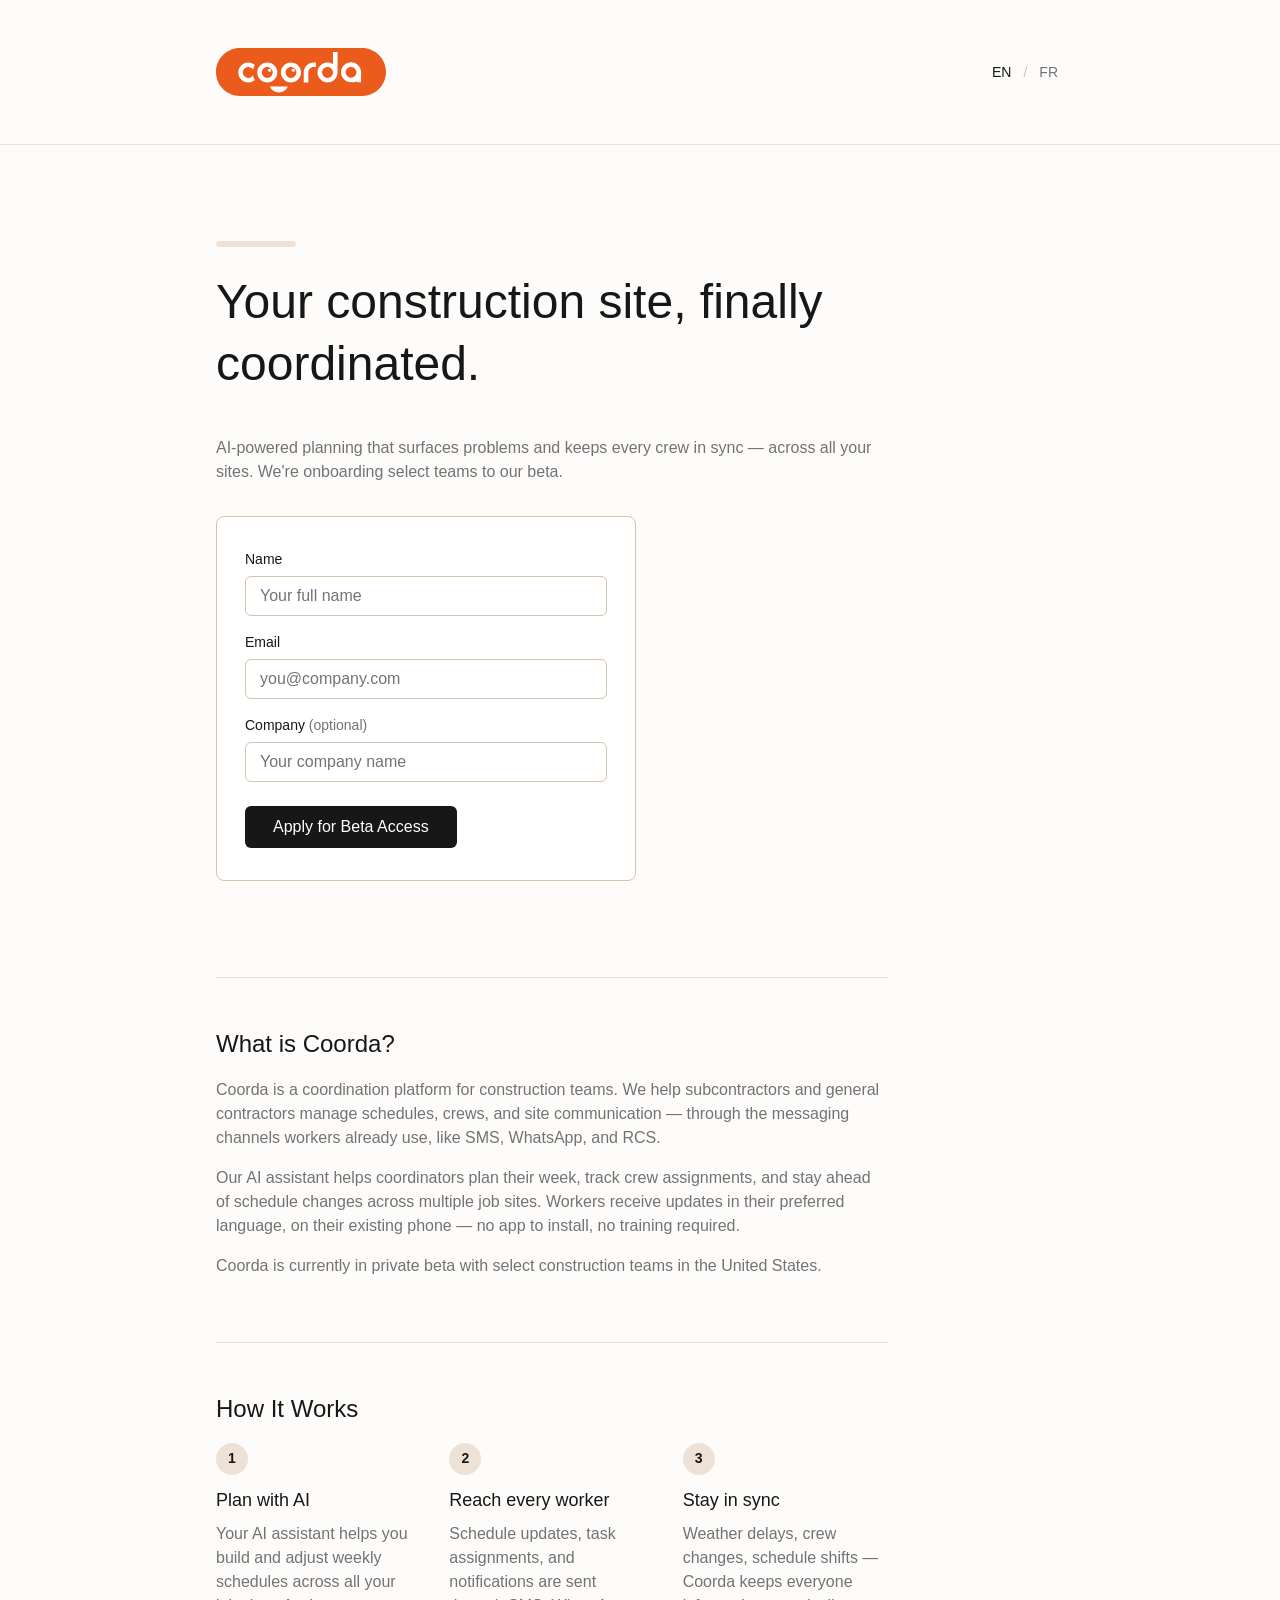
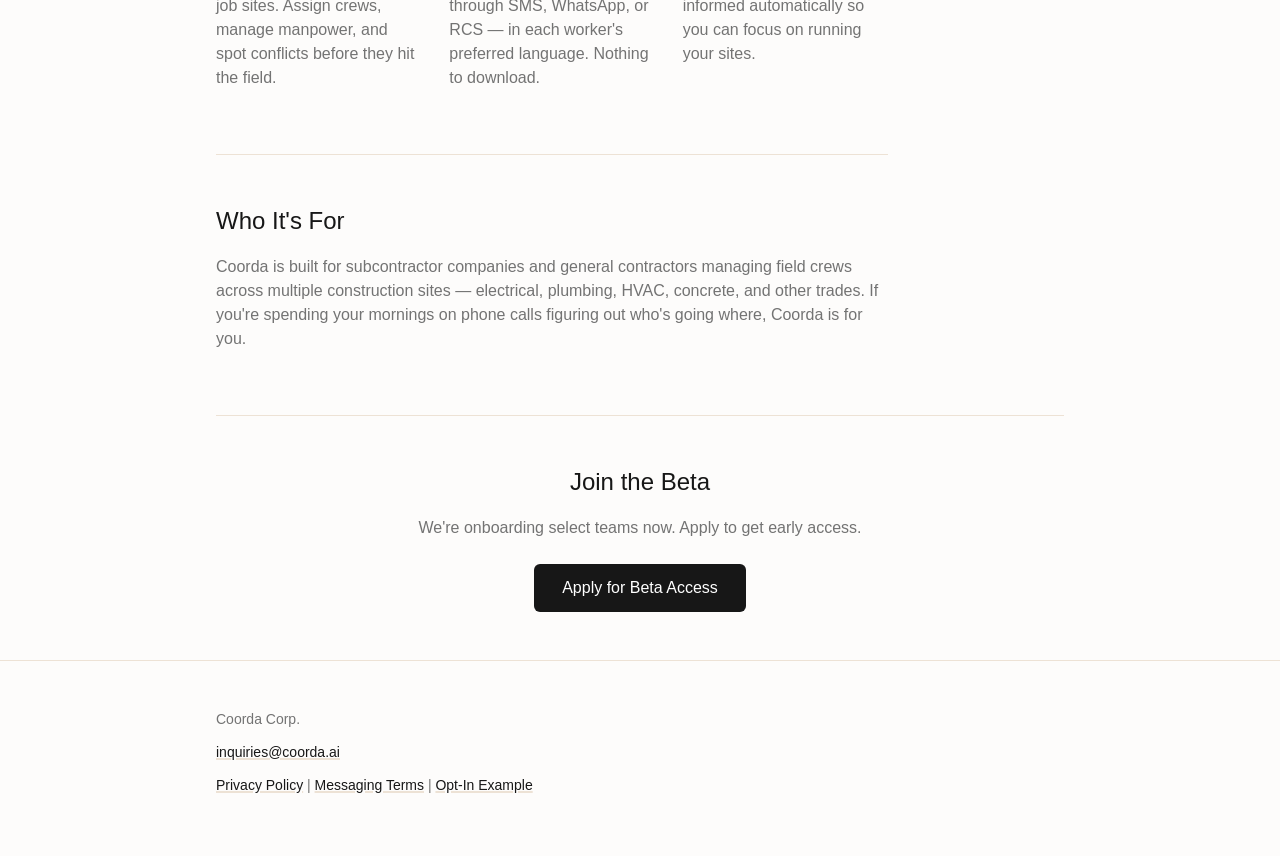
<file: index.html>
<!DOCTYPE html>
<html lang="en">
<head>
    <meta charset="UTF-8">
    <meta name="viewport" content="width=device-width, initial-scale=1.0">
    <title>Coorda - Your construction site, finally coordinated</title>
    <meta name="description" content="AI-powered planning that surfaces problems and keeps every crew in sync. Apply for beta access.">
    <link rel="icon" type="image/png" sizes="32x32" href="/assets/images/favicon.svg">
    <link rel="icon" type="image/png" sizes="16x16" href="/assets/images/favicon.svg">
    <meta property="og:url" content="https://coorda.ai">
    <meta property="og:type" content="website">
    <meta property="og:title" content="Coorda - Your construction site, finally coordinated">
    <meta property="og:description" content="AI-powered planning that surfaces problems and keeps every crew in sync. Apply for beta access.">
    <meta property="og:image" content="https://coorda.ai/assets/images/og-preview.png">
    <link rel="stylesheet" href="/assets/css/styles.css?v=2">
</head>
<body>
    <div class="container">
        <header class="header">
            <div class="content-wrapper">
                <div class="header-inner">
                    <a href="/">
                        <img src="/assets/images/logo.svg" alt="Coorda" class="logo">
                    </a>
                    
                    <nav class="lang-toggle" aria-label="Language">
                        <a href="/" class="lang-option lang-active" data-lang="en">EN</a>
                        <span class="lang-divider">/</span>
                        <a href="/fr/" class="lang-option " data-lang="fr">FR</a>
                    </nav>
                    
                </div>
            </div>
        </header>

        <main class="main">
            
<div class="content-wrapper">
    <div class="hero">
        <div class="accent-bar"></div>

        <h1>Your construction site, finally coordinated.</h1>

        <div class="description">
            <p>
                AI-powered planning that surfaces problems and keeps every crew in sync — across all your sites.
                We're onboarding select teams to our beta.
            </p>
        </div>

        <div class="form-card">
    <form id="signup-form" novalidate data-email-error="Please enter a valid email address.">
        <div class="form-group">
            <label for="signup-name">Name</label>
            <input type="text" id="signup-name" name="name" required
                   placeholder="Your full name">
        </div>
        <div class="form-group">
            <label for="signup-email">Email</label>
            <input type="email" id="signup-email" name="email" required
                   placeholder="you@company.com">
        </div>
        <div class="form-group">
            <label for="signup-company">Company <span class="label-optional">(optional)</span></label>
            <input type="text" id="signup-company" name="company"
                   placeholder="Your company name">
        </div>
        <button type="submit" class="btn-submit" id="signup-submit">
            Apply for Beta Access
        </button>
    </form>
    <div id="form-success" class="form-message form-success" hidden>
        Application received. We&#39;ll be in touch shortly.
    </div>
    <div id="form-error" class="form-message form-error" hidden>
        Something went wrong. Please try again or email inquiries@coorda.ai.
    </div>
</div>

    </div>

    <section class="info-section">
        <h2>What is Coorda?</h2>
        <p>
            Coorda is a coordination platform for construction teams. We help subcontractors and general contractors manage schedules, crews, and site communication — through the messaging channels workers already use, like SMS, WhatsApp, and RCS.
        </p>
        <p>
            Our AI assistant helps coordinators plan their week, track crew assignments, and stay ahead of schedule changes across multiple job sites. Workers receive updates in their preferred language, on their existing phone — no app to install, no training required.
        </p>
        <p>
            Coorda is currently in private beta with select construction teams in the United States.
        </p>
    </section>

    <section class="info-section">
        <h2>How It Works</h2>
        <div class="steps-grid">
            <div class="step-card">
                <div class="step-number">1</div>
                <h3>Plan with AI</h3>
                <p>Your AI assistant helps you build and adjust weekly schedules across all your job sites. Assign crews, manage manpower, and spot conflicts before they hit the field.</p>
            </div>
            <div class="step-card">
                <div class="step-number">2</div>
                <h3>Reach every worker</h3>
                <p>Schedule updates, task assignments, and notifications are sent through SMS, WhatsApp, or RCS — in each worker's preferred language. Nothing to download.</p>
            </div>
            <div class="step-card">
                <div class="step-number">3</div>
                <h3>Stay in sync</h3>
                <p>Weather delays, crew changes, schedule shifts — Coorda keeps everyone informed automatically so you can focus on running your sites.</p>
            </div>
        </div>
    </section>

    <section class="info-section">
        <h2>Who It's For</h2>
        <p>
            Coorda is built for subcontractor companies and general contractors managing field crews across multiple construction sites — electrical, plumbing, HVAC, concrete, and other trades. If you're spending your mornings on phone calls figuring out who's going where, Coorda is for you.
        </p>
    </section>

    <section class="info-section cta-section">
        <h2>Join the Beta</h2>
        <p>We're onboarding select teams now. Apply to get early access.</p>
        <a href="#signup-form" class="btn-submit cta-button">Apply for Beta Access</a>
    </section>
</div>

        </main>

        <footer class="footer">
            <div class="content-wrapper">
                <div class="footer-content">
                    <p>Coorda Corp.</p>
                    <p>
                        <!-- Address -->
                    </p>
                    <p>
                        <a href="mailto:inquiries@coorda.ai" class="link">inquiries@coorda.ai</a>
                    </p>
                    <p>
                        <a href="/privacy/" class="link">Privacy Policy</a> | <a href="/messaging-terms/" class="link">Messaging Terms</a> | <a href="/opt-in/" class="link">Opt-In Example</a>
                    </p>
                </div>
            </div>
        </footer>
    </div>
    <script src="/assets/js/main.js?v=2"></script>
</body>
</html>
</file>
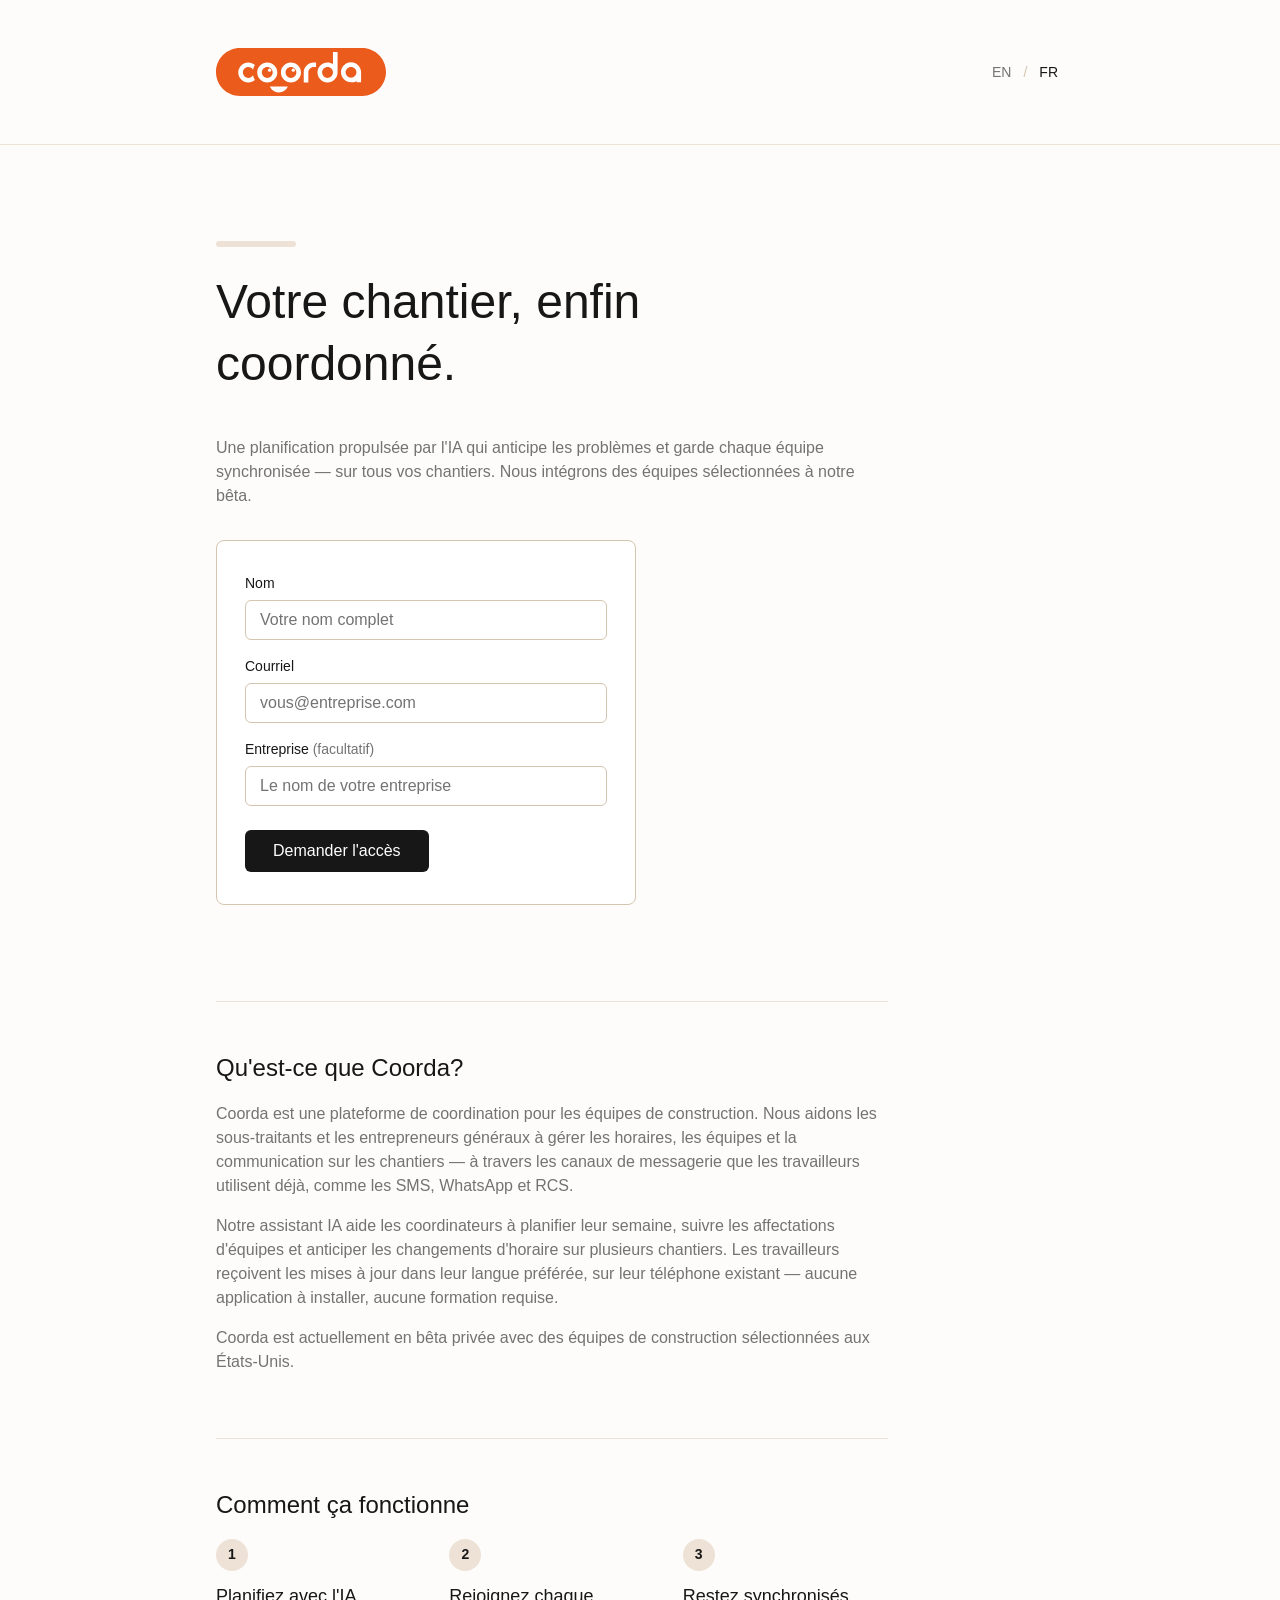
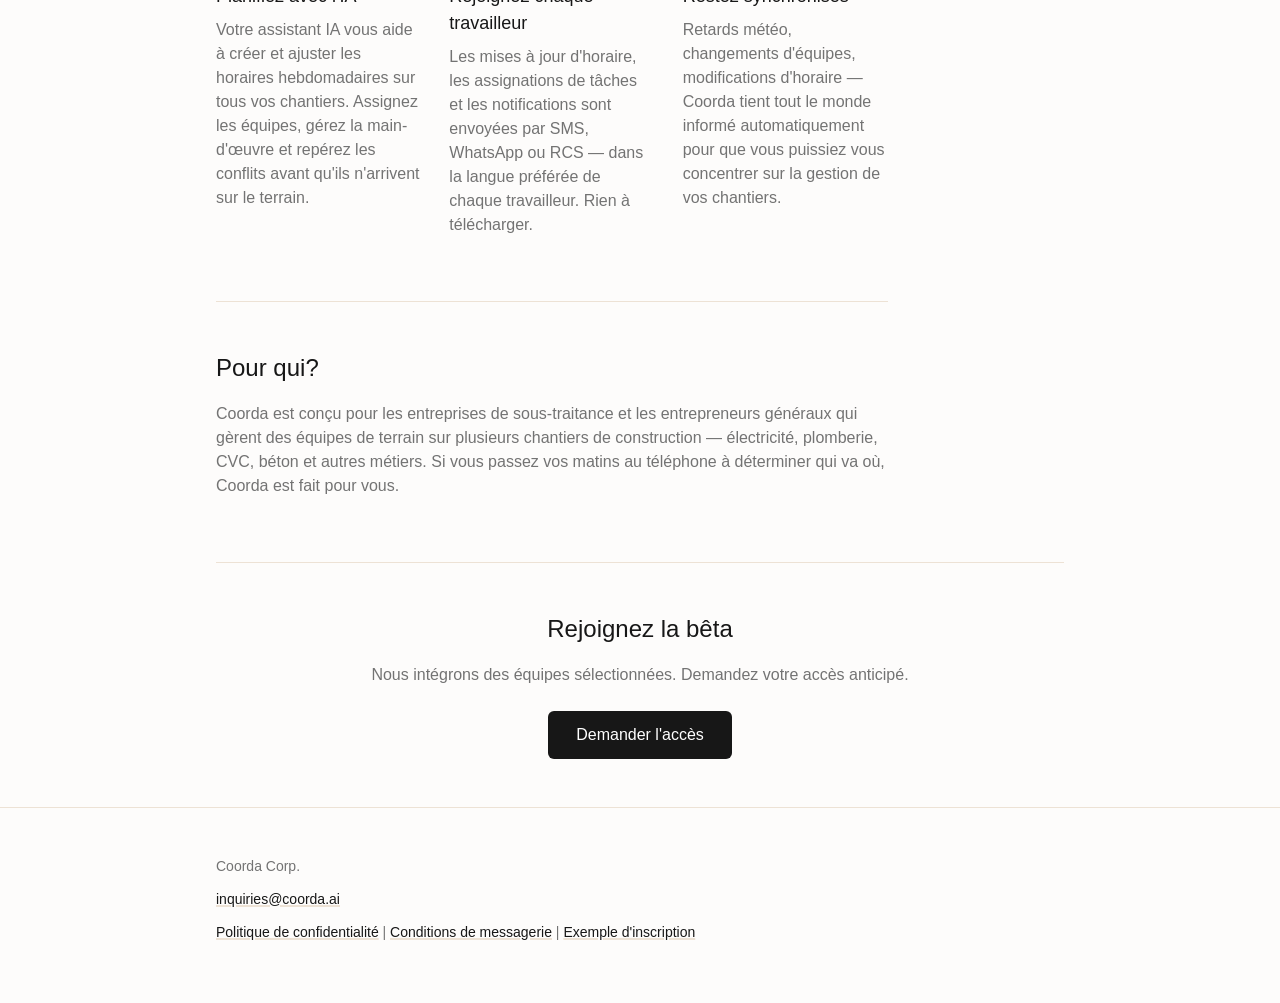
<file: fr/index.html>
<!DOCTYPE html>
<html lang="fr">
<head>
    <meta charset="UTF-8">
    <meta name="viewport" content="width=device-width, initial-scale=1.0">
    <title>Coorda - Votre chantier, enfin coordonné</title>
    <meta name="description" content="Une planification propulsée par l&#39;IA qui anticipe les problèmes et garde chaque équipe synchronisée. Demandez votre accès bêta.">
    <link rel="icon" type="image/png" sizes="32x32" href="/assets/images/favicon.svg">
    <link rel="icon" type="image/png" sizes="16x16" href="/assets/images/favicon.svg">
    <meta property="og:url" content="https://coorda.ai">
    <meta property="og:type" content="website">
    <meta property="og:title" content="Coorda - Votre chantier, enfin coordonné">
    <meta property="og:description" content="Une planification propulsée par l&#39;IA qui anticipe les problèmes et garde chaque équipe synchronisée. Demandez votre accès bêta.">
    <meta property="og:image" content="https://coorda.ai/assets/images/og-preview.png">
    <link rel="stylesheet" href="/assets/css/styles.css?v=2">
</head>
<body>
    <div class="container">
        <header class="header">
            <div class="content-wrapper">
                <div class="header-inner">
                    <a href="/fr/">
                        <img src="/assets/images/logo.svg" alt="Coorda" class="logo">
                    </a>
                    
                    <nav class="lang-toggle" aria-label="Language">
                        <a href="/" class="lang-option " data-lang="en">EN</a>
                        <span class="lang-divider">/</span>
                        <a href="/fr/" class="lang-option lang-active" data-lang="fr">FR</a>
                    </nav>
                    
                </div>
            </div>
        </header>

        <main class="main">
            
<div class="content-wrapper">
    <div class="hero">
        <div class="accent-bar"></div>

        <h1>Votre chantier, enfin coordonné.</h1>

        <div class="description">
            <p>
                Une planification propulsée par l'IA qui anticipe les problèmes et garde chaque équipe synchronisée — sur tous vos chantiers.
                Nous intégrons des équipes sélectionnées à notre bêta.
            </p>
        </div>

        <div class="form-card">
    <form id="signup-form" novalidate data-email-error="Veuillez entrer une adresse email valide.">
        <div class="form-group">
            <label for="signup-name">Nom</label>
            <input type="text" id="signup-name" name="name" required
                   placeholder="Votre nom complet">
        </div>
        <div class="form-group">
            <label for="signup-email">Courriel</label>
            <input type="email" id="signup-email" name="email" required
                   placeholder="vous@entreprise.com">
        </div>
        <div class="form-group">
            <label for="signup-company">Entreprise <span class="label-optional">(facultatif)</span></label>
            <input type="text" id="signup-company" name="company"
                   placeholder="Le nom de votre entreprise">
        </div>
        <button type="submit" class="btn-submit" id="signup-submit">
            Demander l&#39;accès
        </button>
    </form>
    <div id="form-success" class="form-message form-success" hidden>
        Demande reçue. Nous vous contacterons sous peu.
    </div>
    <div id="form-error" class="form-message form-error" hidden>
        Une erreur est survenue. Veuillez réessayer ou écrire à inquiries@coorda.ai.
    </div>
</div>

    </div>

    <section class="info-section">
        <h2>Qu'est-ce que Coorda?</h2>
        <p>
            Coorda est une plateforme de coordination pour les équipes de construction. Nous aidons les sous-traitants et les entrepreneurs généraux à gérer les horaires, les équipes et la communication sur les chantiers — à travers les canaux de messagerie que les travailleurs utilisent déjà, comme les SMS, WhatsApp et RCS.
        </p>
        <p>
            Notre assistant IA aide les coordinateurs à planifier leur semaine, suivre les affectations d'équipes et anticiper les changements d'horaire sur plusieurs chantiers. Les travailleurs reçoivent les mises à jour dans leur langue préférée, sur leur téléphone existant — aucune application à installer, aucune formation requise.
        </p>
        <p>
            Coorda est actuellement en bêta privée avec des équipes de construction sélectionnées aux États-Unis.
        </p>
    </section>

    <section class="info-section">
        <h2>Comment ça fonctionne</h2>
        <div class="steps-grid">
            <div class="step-card">
                <div class="step-number">1</div>
                <h3>Planifiez avec l'IA</h3>
                <p>Votre assistant IA vous aide à créer et ajuster les horaires hebdomadaires sur tous vos chantiers. Assignez les équipes, gérez la main-d'œuvre et repérez les conflits avant qu'ils n'arrivent sur le terrain.</p>
            </div>
            <div class="step-card">
                <div class="step-number">2</div>
                <h3>Rejoignez chaque travailleur</h3>
                <p>Les mises à jour d'horaire, les assignations de tâches et les notifications sont envoyées par SMS, WhatsApp ou RCS — dans la langue préférée de chaque travailleur. Rien à télécharger.</p>
            </div>
            <div class="step-card">
                <div class="step-number">3</div>
                <h3>Restez synchronisés</h3>
                <p>Retards météo, changements d'équipes, modifications d'horaire — Coorda tient tout le monde informé automatiquement pour que vous puissiez vous concentrer sur la gestion de vos chantiers.</p>
            </div>
        </div>
    </section>

    <section class="info-section">
        <h2>Pour qui?</h2>
        <p>
            Coorda est conçu pour les entreprises de sous-traitance et les entrepreneurs généraux qui gèrent des équipes de terrain sur plusieurs chantiers de construction — électricité, plomberie, CVC, béton et autres métiers. Si vous passez vos matins au téléphone à déterminer qui va où, Coorda est fait pour vous.
        </p>
    </section>

    <section class="info-section cta-section">
        <h2>Rejoignez la bêta</h2>
        <p>Nous intégrons des équipes sélectionnées. Demandez votre accès anticipé.</p>
        <a href="#signup-form" class="btn-submit cta-button">Demander l'accès</a>
    </section>
</div>

        </main>

        <footer class="footer">
            <div class="content-wrapper">
                <div class="footer-content">
                    <p>Coorda Corp.</p>
                    <p>
                        <!-- Address -->
                    </p>
                    <p>
                        <a href="mailto:inquiries@coorda.ai" class="link">inquiries@coorda.ai</a>
                    </p>
                    <p>
                        <a href="/fr/privacy/" class="link">Politique de confidentialité</a> | <a href="/fr/messaging-terms/" class="link">Conditions de messagerie</a> | <a href="/fr/opt-in/" class="link">Exemple d'inscription</a>
                    </p>
                </div>
            </div>
        </footer>
    </div>
    <script src="/assets/js/main.js?v=2"></script>
</body>
</html>
</file>
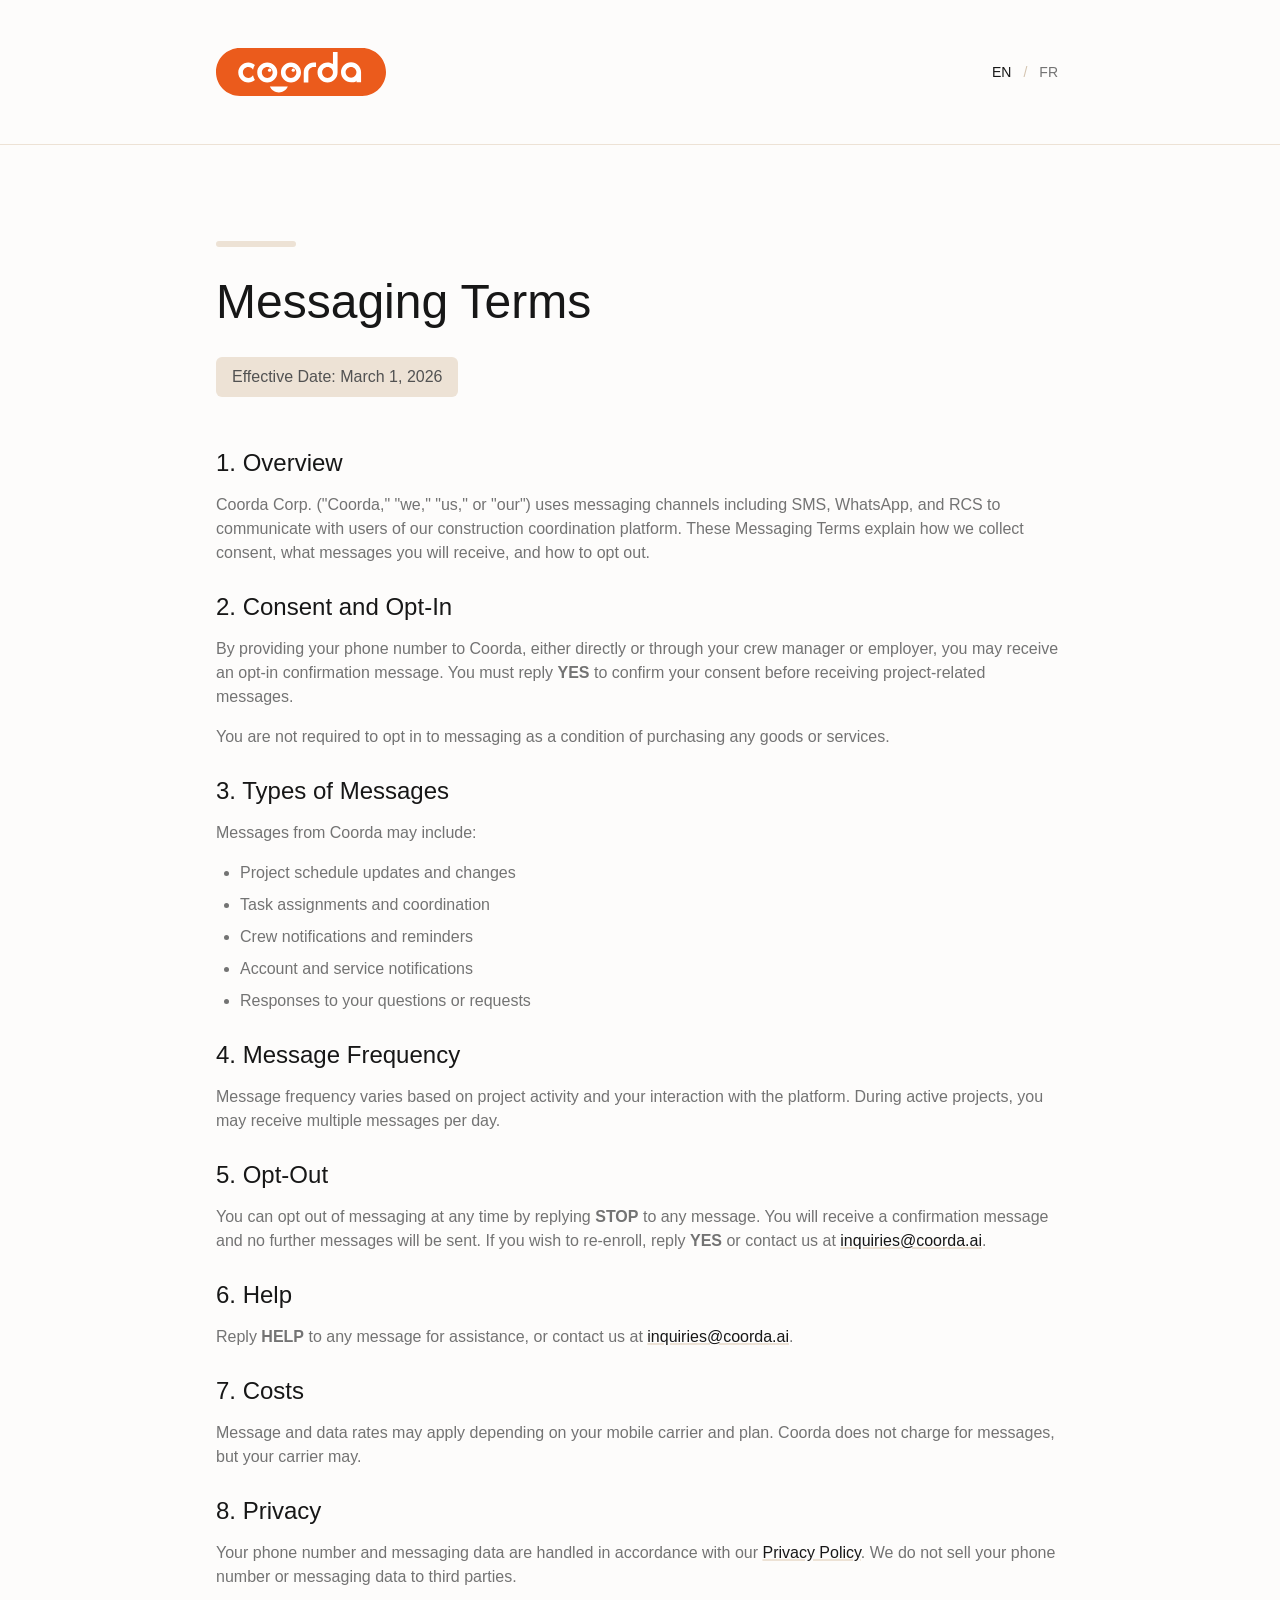
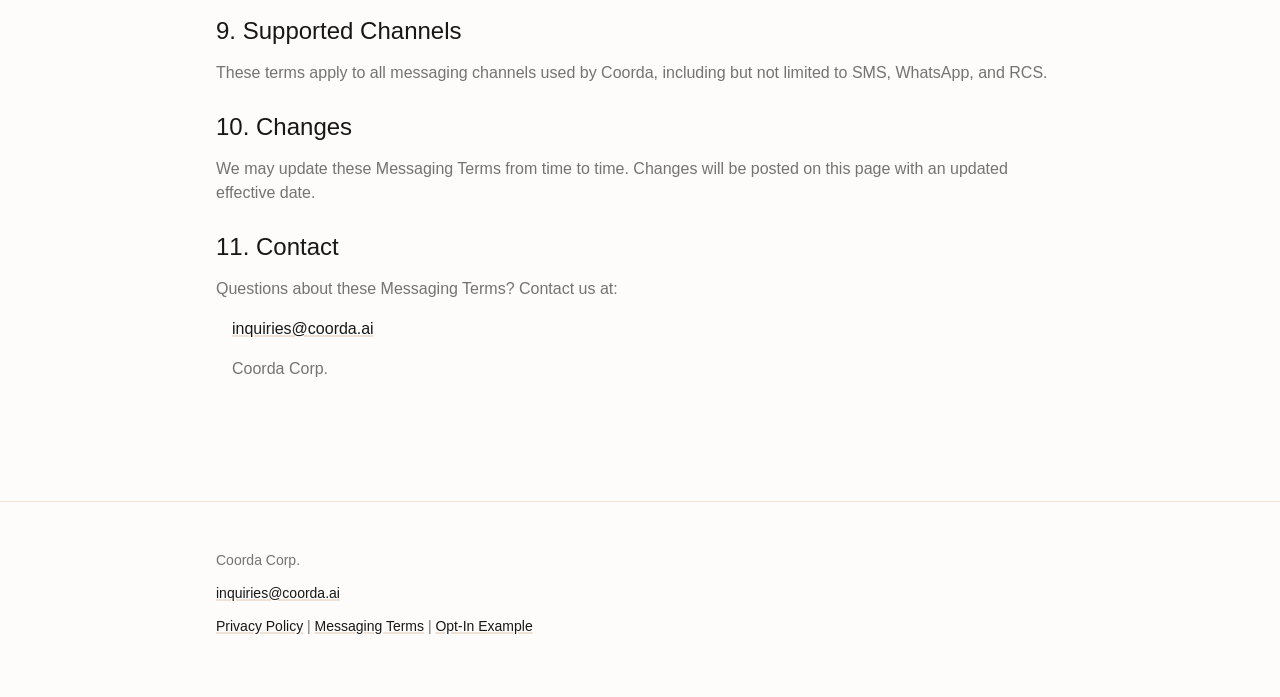
<file: messaging-terms/index.html>
<!DOCTYPE html>
<html lang="en">
<head>
    <meta charset="UTF-8">
    <meta name="viewport" content="width=device-width, initial-scale=1.0">
    <title>Coorda - Messaging Terms</title>
    <meta name="description" content="Messaging Terms for Coorda Corp.">
    <link rel="icon" type="image/png" sizes="32x32" href="/assets/images/favicon.svg">
    <link rel="icon" type="image/png" sizes="16x16" href="/assets/images/favicon.svg">
    <meta property="og:url" content="https://coorda.ai">
    <meta property="og:type" content="website">
    <meta property="og:title" content="Coorda - Messaging Terms">
    <meta property="og:description" content="Messaging Terms for Coorda Corp.">
    <meta property="og:image" content="https://coorda.ai/assets/images/og-preview.png">
    <link rel="stylesheet" href="/assets/css/styles.css?v=2">
</head>
<body>
    <div class="container">
        <header class="header">
            <div class="content-wrapper">
                <div class="header-inner">
                    <a href="/">
                        <img src="/assets/images/logo.svg" alt="Coorda" class="logo">
                    </a>
                    
                    <nav class="lang-toggle" aria-label="Language">
                        <a href="/messaging-terms/" class="lang-option lang-active" data-lang="en">EN</a>
                        <span class="lang-divider">/</span>
                        <a href="/fr/messaging-terms/" class="lang-option " data-lang="fr">FR</a>
                    </nav>
                    
                </div>
            </div>
        </header>

        <main class="main">
            
<div class="content-wrapper privacy-content">
    <div class="accent-bar"></div>

    <h1>Messaging Terms</h1>

    <div class="status-badge">
        <p>Effective Date: March 1, 2026</p>
    </div>

    <div class="policy-sections">
        <section>
            <h2>1. Overview</h2>
            <p>
                Coorda Corp. ("Coorda," "we," "us," or "our") uses messaging channels including SMS, WhatsApp,
                and RCS to communicate with users of our construction coordination platform. These Messaging Terms
                explain how we collect consent, what messages you will receive, and how to opt out.
            </p>
        </section>

        <section>
            <h2>2. Consent and Opt-In</h2>
            <p>
                By providing your phone number to Coorda, either directly or through your crew manager or
                employer, you may receive an opt-in confirmation message. You must reply <strong>YES</strong>
                to confirm your consent before receiving project-related messages.
            </p>
            <p>
                You are not required to opt in to messaging as a condition of purchasing any goods or services.
            </p>
        </section>

        <section>
            <h2>3. Types of Messages</h2>
            <p>Messages from Coorda may include:</p>
            <ul>
                <li>Project schedule updates and changes</li>
                <li>Task assignments and coordination</li>
                <li>Crew notifications and reminders</li>
                <li>Account and service notifications</li>
                <li>Responses to your questions or requests</li>
            </ul>
        </section>

        <section>
            <h2>4. Message Frequency</h2>
            <p>
                Message frequency varies based on project activity and your interaction with the platform.
                During active projects, you may receive multiple messages per day.
            </p>
        </section>

        <section>
            <h2>5. Opt-Out</h2>
            <p>
                You can opt out of messaging at any time by replying <strong>STOP</strong> to any message.
                You will receive a confirmation message and no further messages will be sent. If you wish to
                re-enroll, reply <strong>YES</strong> or contact us at
                <a href="mailto:inquiries@coorda.ai" class="link">inquiries@coorda.ai</a>.
            </p>
        </section>

        <section>
            <h2>6. Help</h2>
            <p>
                Reply <strong>HELP</strong> to any message for assistance, or contact us at
                <a href="mailto:inquiries@coorda.ai" class="link">inquiries@coorda.ai</a>.
            </p>
        </section>

        <section>
            <h2>7. Costs</h2>
            <p>
                Message and data rates may apply depending on your mobile carrier and plan. Coorda does not
                charge for messages, but your carrier may.
            </p>
        </section>

        <section>
            <h2>8. Privacy</h2>
            <p>
                Your phone number and messaging data are handled in accordance with our
                <a href="/privacy/" class="link">Privacy Policy</a>. We do not sell your phone number or
                messaging data to third parties.
            </p>
        </section>

        <section>
            <h2>9. Supported Channels</h2>
            <p>
                These terms apply to all messaging channels used by Coorda, including but not limited to
                SMS, WhatsApp, and RCS.
            </p>
        </section>

        <section>
            <h2>10. Changes</h2>
            <p>
                We may update these Messaging Terms from time to time. Changes will be posted on this page
                with an updated effective date.
            </p>
        </section>

        <section>
            <h2>11. Contact</h2>
            <p>Questions about these Messaging Terms? Contact us at:</p>
            <div class="contact-info">
                <p><a href="mailto:inquiries@coorda.ai" class="link">inquiries@coorda.ai</a></p>
                <p>Coorda Corp.</p>
            </div>
        </section>
    </div>
</div>

        </main>

        <footer class="footer">
            <div class="content-wrapper">
                <div class="footer-content">
                    <p>Coorda Corp.</p>
                    <p>
                        <!-- Address -->
                    </p>
                    <p>
                        <a href="mailto:inquiries@coorda.ai" class="link">inquiries@coorda.ai</a>
                    </p>
                    <p>
                        <a href="/privacy/" class="link">Privacy Policy</a> | <a href="/messaging-terms/" class="link">Messaging Terms</a> | <a href="/opt-in/" class="link">Opt-In Example</a>
                    </p>
                </div>
            </div>
        </footer>
    </div>
    <script src="/assets/js/main.js?v=2"></script>
</body>
</html>
</file>
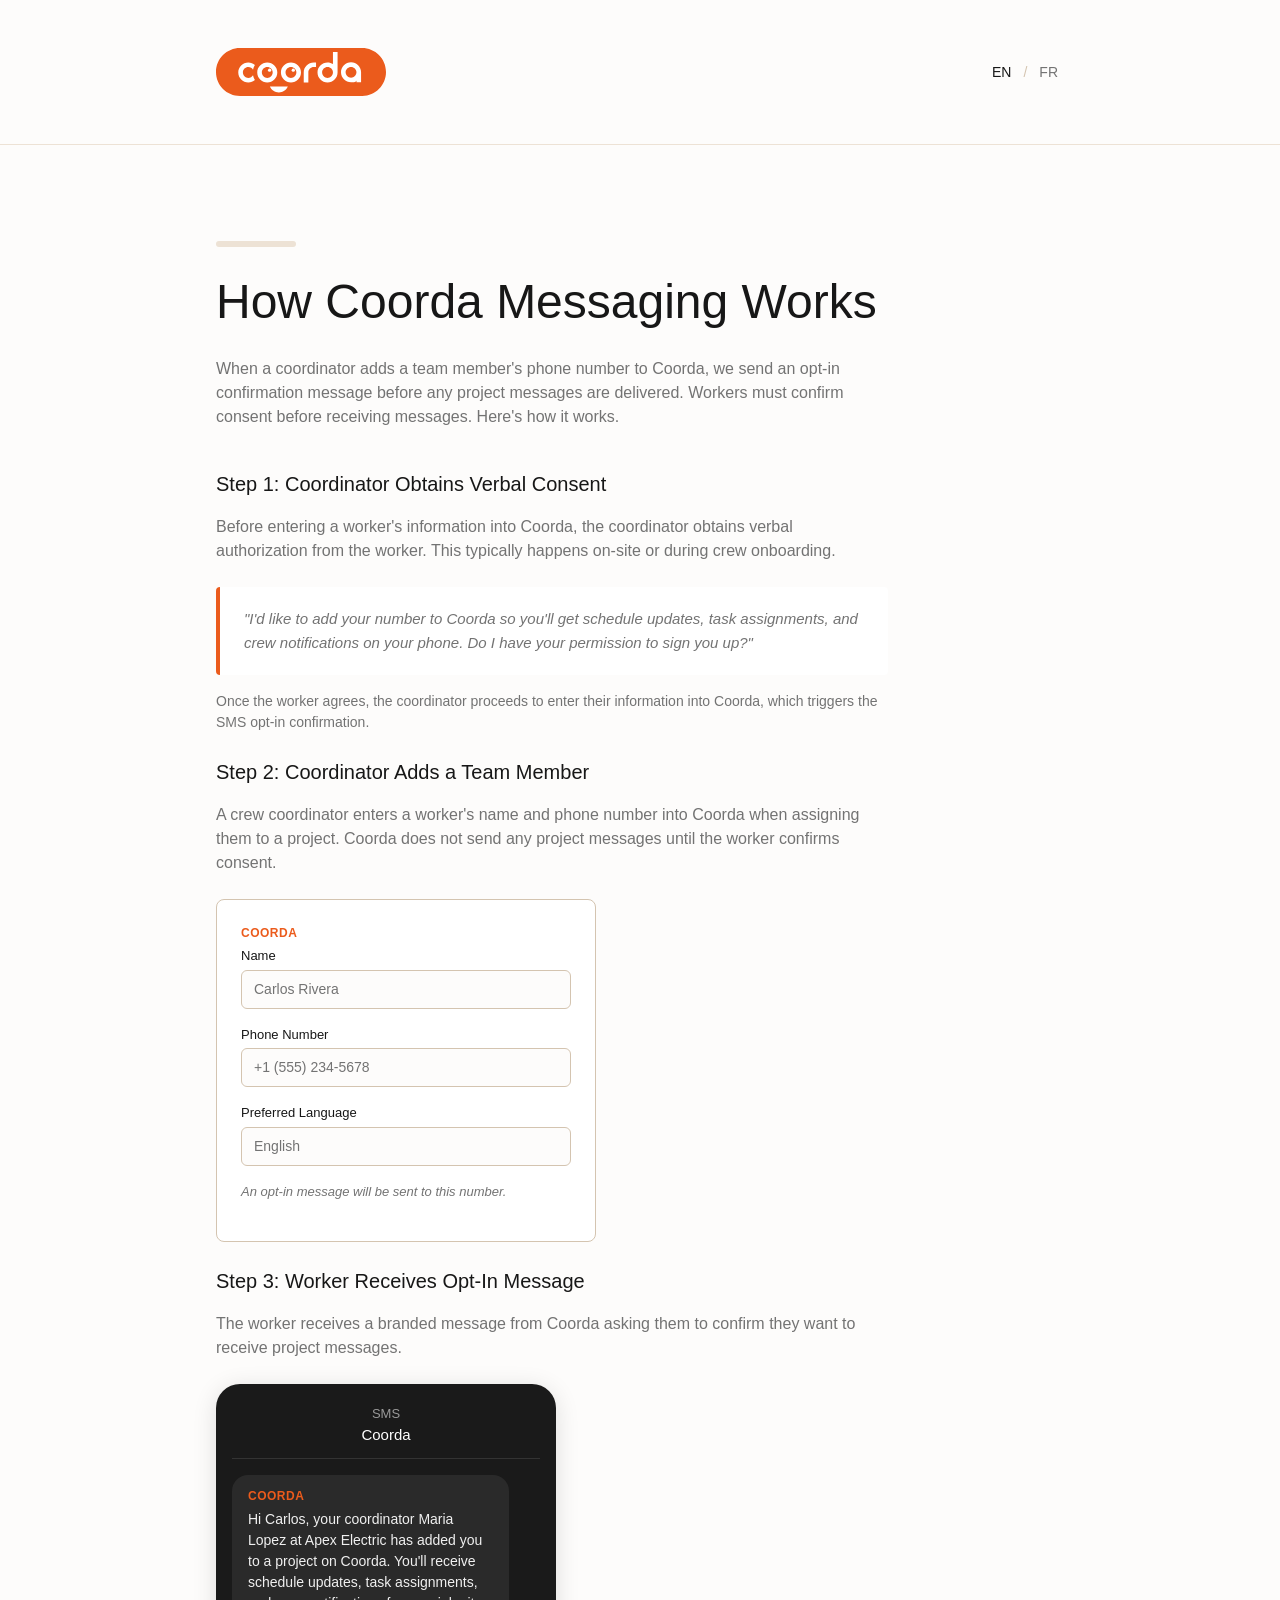
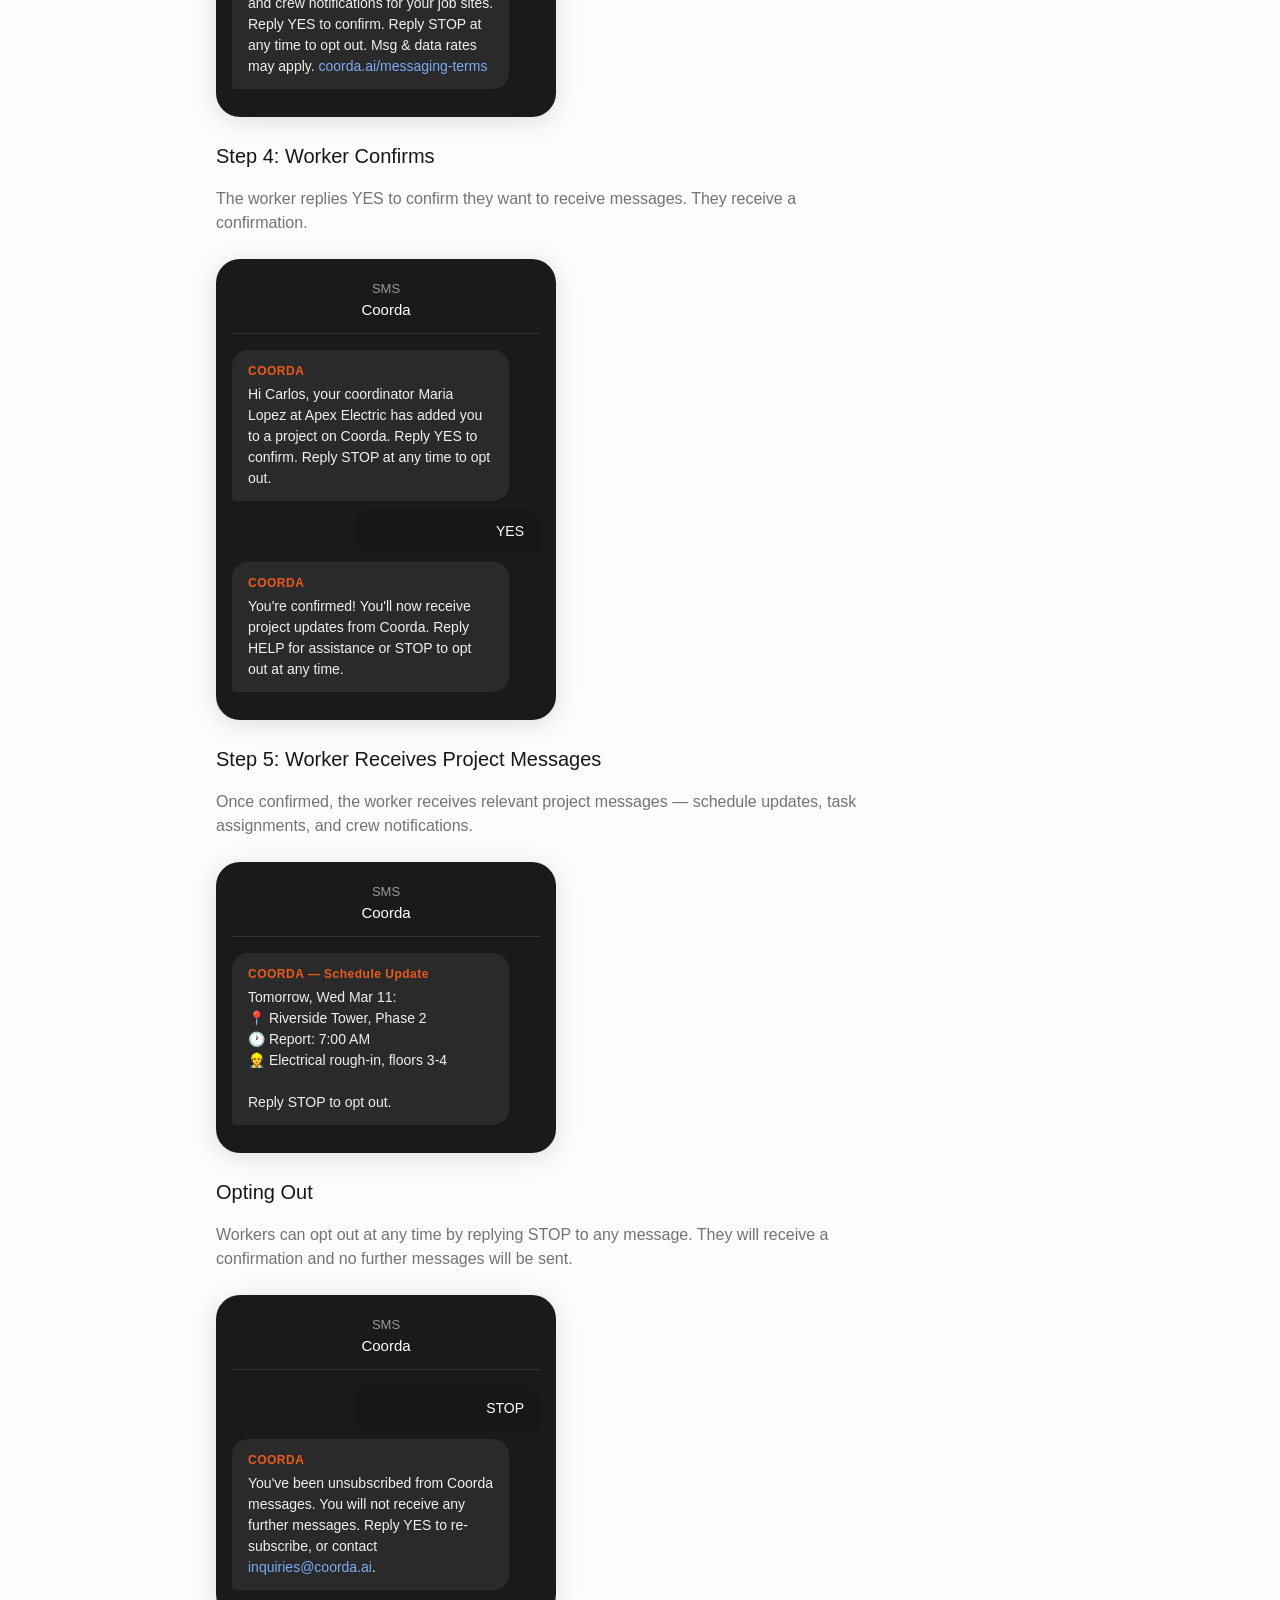
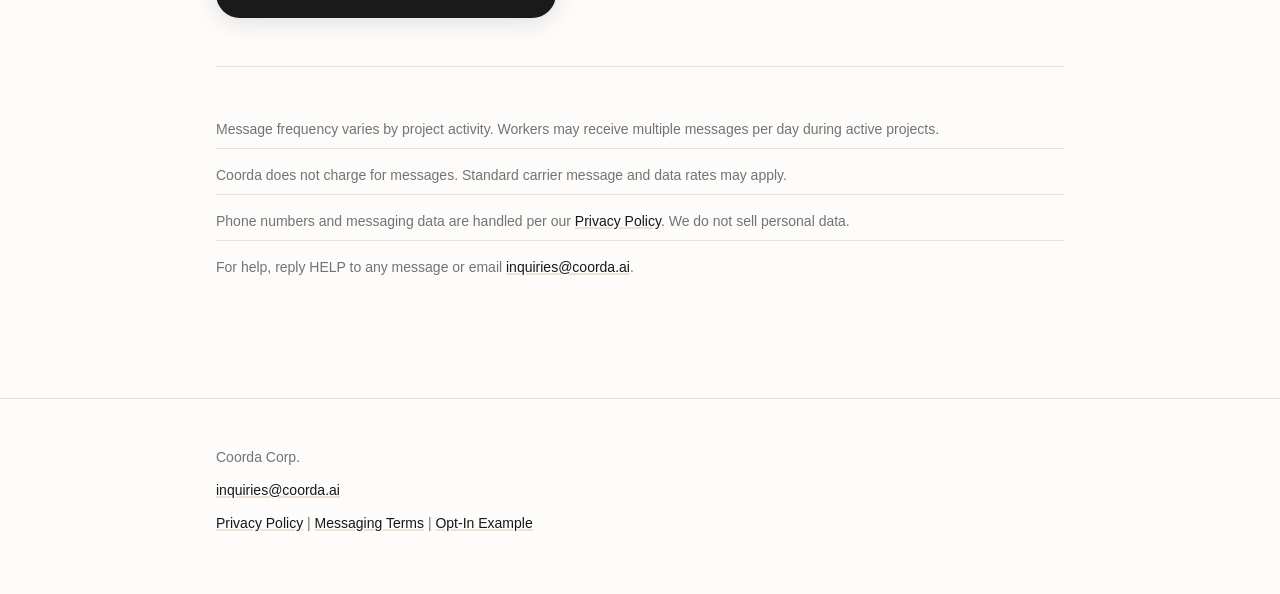
<file: opt-in/index.html>
<!DOCTYPE html>
<html lang="en">
<head>
    <meta charset="UTF-8">
    <meta name="viewport" content="width=device-width, initial-scale=1.0">
    <title>Coorda - How Coorda Messaging Works</title>
    <meta name="description" content="Learn how Coorda&#39;s messaging opt-in process works. See the step-by-step consent flow for construction crew communications.">
    <link rel="icon" type="image/png" sizes="32x32" href="/assets/images/favicon.svg">
    <link rel="icon" type="image/png" sizes="16x16" href="/assets/images/favicon.svg">
    <meta property="og:url" content="https://coorda.ai">
    <meta property="og:type" content="website">
    <meta property="og:title" content="Coorda - How Coorda Messaging Works">
    <meta property="og:description" content="Learn how Coorda&#39;s messaging opt-in process works. See the step-by-step consent flow for construction crew communications.">
    <meta property="og:image" content="https://coorda.ai/assets/images/og-preview.png">
    <link rel="stylesheet" href="/assets/css/styles.css?v=2">
</head>
<body>
    <div class="container">
        <header class="header">
            <div class="content-wrapper">
                <div class="header-inner">
                    <a href="/">
                        <img src="/assets/images/logo.svg" alt="Coorda" class="logo">
                    </a>
                    
                    <nav class="lang-toggle" aria-label="Language">
                        <a href="/opt-in/" class="lang-option lang-active" data-lang="en">EN</a>
                        <span class="lang-divider">/</span>
                        <a href="/fr/opt-in/" class="lang-option " data-lang="fr">FR</a>
                    </nav>
                    
                </div>
            </div>
        </header>

        <main class="main">
            
<div class="content-wrapper optin-content">
    <div class="accent-bar"></div>

    <h1>How Coorda Messaging Works</h1>

    <p class="optin-intro">
        When a coordinator adds a team member's phone number to Coorda, we send an opt-in confirmation message before any project messages are delivered. Workers must confirm consent before receiving messages. Here's how it works.
    </p>

    <div class="policy-sections">
        <section class="optin-step">
            <h2>Step 1: Coordinator Obtains Verbal Consent</h2>
            <p>
                Before entering a worker's information into Coorda, the coordinator obtains verbal authorization from the worker. This typically happens on-site or during crew onboarding.
            </p>

            <div class="consent-callout">
                <p class="consent-script">"I'd like to add your number to Coorda so you'll get schedule updates, task assignments, and crew notifications on your phone. Do I have your permission to sign you up?"</p>
            </div>

            <p class="consent-note">Once the worker agrees, the coordinator proceeds to enter their information into Coorda, which triggers the SMS opt-in confirmation.</p>
        </section>

        <section class="optin-step">
            <h2>Step 2: Coordinator Adds a Team Member</h2>
            <p>
                A crew coordinator enters a worker's name and phone number into Coorda when assigning them to a project. Coorda does not send any project messages until the worker confirms consent.
            </p>

            <div class="form-mockup">
                <div class="sms-brand">COORDA</div>
                <div class="form-mockup-row">
                    <label>Name</label>
                    <div class="mock-input">Carlos Rivera</div>
                </div>
                <div class="form-mockup-row">
                    <label>Phone Number</label>
                    <div class="mock-input">+1 (555) 234-5678</div>
                </div>
                <div class="form-mockup-row">
                    <label>Preferred Language</label>
                    <div class="mock-input">English</div>
                </div>
                <p class="form-mockup-note">An opt-in message will be sent to this number.</p>
            </div>
        </section>

        <section class="optin-step">
            <h2>Step 3: Worker Receives Opt-In Message</h2>
            <p>
                The worker receives a branded message from Coorda asking them to confirm they want to receive project messages.
            </p>

            <div class="phone-mockup">
                <div class="phone-header">
                    <div class="phone-header-label">SMS</div>
                    <div class="phone-header-name">Coorda</div>
                </div>
                <div class="sms-bubble">
                    <div class="sms-brand">COORDA</div>
                    Hi Carlos, your coordinator Maria Lopez at Apex Electric has added you to a project on Coorda. You'll receive schedule updates, task assignments, and crew notifications for your job sites. Reply YES to confirm. Reply STOP at any time to opt out. Msg &amp; data rates may apply. <a href="/messaging-terms/">coorda.ai/messaging-terms</a>
                </div>
            </div>
        </section>

        <section class="optin-step">
            <h2>Step 4: Worker Confirms</h2>
            <p>
                The worker replies YES to confirm they want to receive messages. They receive a confirmation.
            </p>

            <div class="phone-mockup">
                <div class="phone-header">
                    <div class="phone-header-label">SMS</div>
                    <div class="phone-header-name">Coorda</div>
                </div>
                <div class="sms-bubble">
                    <div class="sms-brand">COORDA</div>
                    Hi Carlos, your coordinator Maria Lopez at Apex Electric has added you to a project on Coorda. Reply YES to confirm. Reply STOP at any time to opt out.
                </div>
                <div class="sms-bubble sms-bubble-sent">YES</div>
                <div class="sms-bubble">
                    <div class="sms-brand">COORDA</div>
                    You're confirmed! You'll now receive project updates from Coorda. Reply HELP for assistance or STOP to opt out at any time.
                </div>
            </div>
        </section>

        <section class="optin-step">
            <h2>Step 5: Worker Receives Project Messages</h2>
            <p>
                Once confirmed, the worker receives relevant project messages — schedule updates, task assignments, and crew notifications.
            </p>

            <div class="phone-mockup">
                <div class="phone-header">
                    <div class="phone-header-label">SMS</div>
                    <div class="phone-header-name">Coorda</div>
                </div>
                <div class="sms-bubble">
                    <div class="sms-brand">COORDA — Schedule Update</div>
                    Tomorrow, Wed Mar 11:<br>
                    📍 Riverside Tower, Phase 2<br>
                    🕐 Report: 7:00 AM<br>
                    👷 Electrical rough-in, floors 3-4<br><br>
                    Reply STOP to opt out.
                </div>
            </div>
        </section>

        <section class="optin-step">
            <h2>Opting Out</h2>
            <p>
                Workers can opt out at any time by replying STOP to any message. They will receive a confirmation and no further messages will be sent.
            </p>

            <div class="phone-mockup">
                <div class="phone-header">
                    <div class="phone-header-label">SMS</div>
                    <div class="phone-header-name">Coorda</div>
                </div>
                <div class="sms-bubble sms-bubble-sent">STOP</div>
                <div class="sms-bubble">
                    <div class="sms-brand">COORDA</div>
                    You've been unsubscribed from Coorda messages. You will not receive any further messages. Reply YES to re-subscribe, or contact <a href="mailto:inquiries@coorda.ai">inquiries@coorda.ai</a>.
                </div>
            </div>
        </section>

        <div class="optin-info">
            <ul>
                <li>Message frequency varies by project activity. Workers may receive multiple messages per day during active projects.</li>
                <li>Coorda does not charge for messages. Standard carrier message and data rates may apply.</li>
                <li>Phone numbers and messaging data are handled per our <a href="/privacy/" class="link">Privacy Policy</a>. We do not sell personal data.</li>
                <li>For help, reply HELP to any message or email <a href="mailto:inquiries@coorda.ai" class="link">inquiries@coorda.ai</a>.</li>
            </ul>
        </div>
    </div>
</div>

        </main>

        <footer class="footer">
            <div class="content-wrapper">
                <div class="footer-content">
                    <p>Coorda Corp.</p>
                    <p>
                        <!-- Address -->
                    </p>
                    <p>
                        <a href="mailto:inquiries@coorda.ai" class="link">inquiries@coorda.ai</a>
                    </p>
                    <p>
                        <a href="/privacy/" class="link">Privacy Policy</a> | <a href="/messaging-terms/" class="link">Messaging Terms</a> | <a href="/opt-in/" class="link">Opt-In Example</a>
                    </p>
                </div>
            </div>
        </footer>
    </div>
    <script src="/assets/js/main.js?v=2"></script>
</body>
</html>
</file>
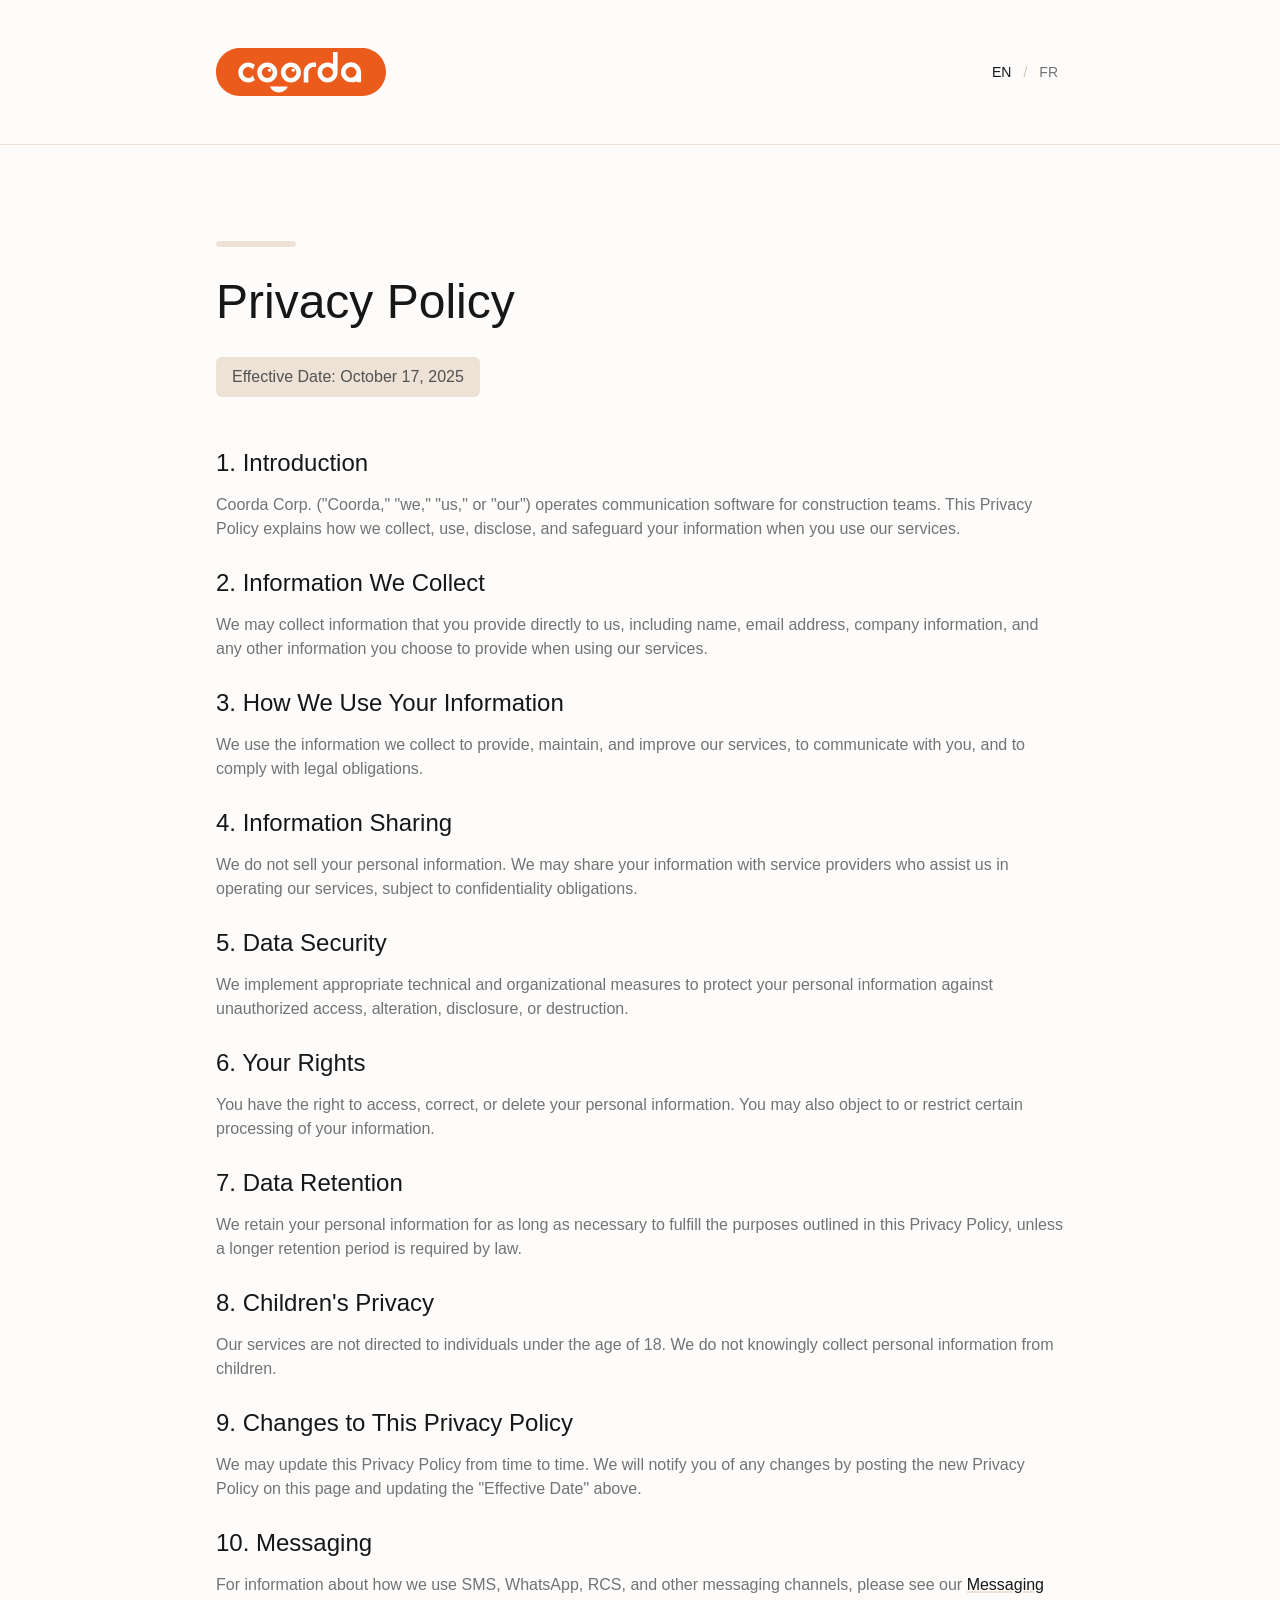
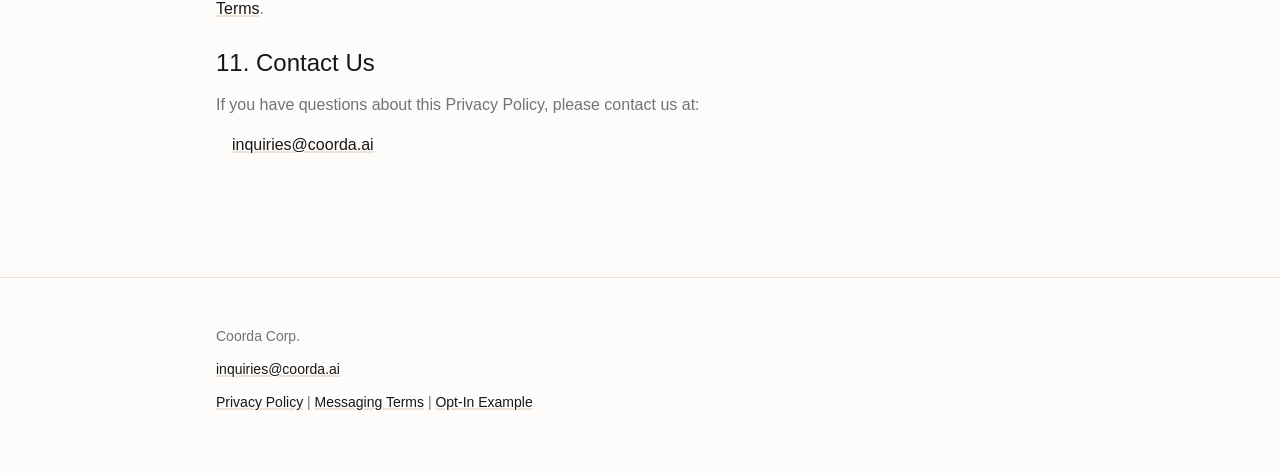
<file: privacy/index.html>
<!DOCTYPE html>
<html lang="en">
<head>
    <meta charset="UTF-8">
    <meta name="viewport" content="width=device-width, initial-scale=1.0">
    <title>Coorda - Privacy Policy</title>
    <meta name="description" content="Privacy Policy for Coorda Corp.">
    <link rel="icon" type="image/png" sizes="32x32" href="/assets/images/favicon.svg">
    <link rel="icon" type="image/png" sizes="16x16" href="/assets/images/favicon.svg">
    <meta property="og:url" content="https://coorda.ai">
    <meta property="og:type" content="website">
    <meta property="og:title" content="Coorda - Privacy Policy">
    <meta property="og:description" content="Privacy Policy for Coorda Corp.">
    <meta property="og:image" content="https://coorda.ai/assets/images/og-preview.png">
    <link rel="stylesheet" href="/assets/css/styles.css?v=2">
</head>
<body>
    <div class="container">
        <header class="header">
            <div class="content-wrapper">
                <div class="header-inner">
                    <a href="/">
                        <img src="/assets/images/logo.svg" alt="Coorda" class="logo">
                    </a>
                    
                    <nav class="lang-toggle" aria-label="Language">
                        <a href="/privacy/" class="lang-option lang-active" data-lang="en">EN</a>
                        <span class="lang-divider">/</span>
                        <a href="/fr/privacy/" class="lang-option " data-lang="fr">FR</a>
                    </nav>
                    
                </div>
            </div>
        </header>

        <main class="main">
            
<div class="content-wrapper privacy-content">
    <div class="accent-bar"></div>

    <h1>Privacy Policy</h1>

    <div class="status-badge">
        <p>Effective Date: October 17, 2025</p>
    </div>

    <div class="policy-sections">
        <section>
            <h2>1. Introduction</h2>
            <p>
                Coorda Corp. ("Coorda," "we," "us," or "our") operates communication software
                for construction teams. This Privacy Policy explains how we collect, use,
                disclose, and safeguard your information when you use our services.
            </p>
        </section>

        <section>
            <h2>2. Information We Collect</h2>
            <p>
                We may collect information that you provide directly to us, including name,
                email address, company information, and any other information you choose to
                provide when using our services.
            </p>
        </section>

        <section>
            <h2>3. How We Use Your Information</h2>
            <p>
                We use the information we collect to provide, maintain, and improve our services,
                to communicate with you, and to comply with legal obligations.
            </p>
        </section>

        <section>
            <h2>4. Information Sharing</h2>
            <p>
                We do not sell your personal information. We may share your information with
                service providers who assist us in operating our services, subject to
                confidentiality obligations.
            </p>
        </section>

        <section>
            <h2>5. Data Security</h2>
            <p>
                We implement appropriate technical and organizational measures to protect your
                personal information against unauthorized access, alteration, disclosure, or
                destruction.
            </p>
        </section>

        <section>
            <h2>6. Your Rights</h2>
            <p>
                You have the right to access, correct, or delete your personal information.
                You may also object to or restrict certain processing of your information.
            </p>
        </section>

        <section>
            <h2>7. Data Retention</h2>
            <p>
                We retain your personal information for as long as necessary to fulfill the
                purposes outlined in this Privacy Policy, unless a longer retention period is
                required by law.
            </p>
        </section>

        <section>
            <h2>8. Children's Privacy</h2>
            <p>
                Our services are not directed to individuals under the age of 18. We do not
                knowingly collect personal information from children.
            </p>
        </section>

        <section>
            <h2>9. Changes to This Privacy Policy</h2>
            <p>
                We may update this Privacy Policy from time to time. We will notify you of any
                changes by posting the new Privacy Policy on this page and updating the
                "Effective Date" above.
            </p>
        </section>

        <section>
            <h2>10. Messaging</h2>
            <p>
                For information about how we use SMS, WhatsApp, RCS, and other messaging channels,
                please see our <a href="/messaging-terms/" class="link">Messaging Terms</a>.
            </p>
        </section>

        <section>
            <h2>11. Contact Us</h2>
            <p>If you have questions about this Privacy Policy, please contact us at:</p>
            <div class="contact-info">
                <!-- Address -->
                <p><a href="mailto:inquiries@coorda.ai" class="link">inquiries@coorda.ai</a></p>
            </div>
        </section>
    </div>
</div>

        </main>

        <footer class="footer">
            <div class="content-wrapper">
                <div class="footer-content">
                    <p>Coorda Corp.</p>
                    <p>
                        <!-- Address -->
                    </p>
                    <p>
                        <a href="mailto:inquiries@coorda.ai" class="link">inquiries@coorda.ai</a>
                    </p>
                    <p>
                        <a href="/privacy/" class="link">Privacy Policy</a> | <a href="/messaging-terms/" class="link">Messaging Terms</a> | <a href="/opt-in/" class="link">Opt-In Example</a>
                    </p>
                </div>
            </div>
        </footer>
    </div>
    <script src="/assets/js/main.js?v=2"></script>
</body>
</html>
</file>
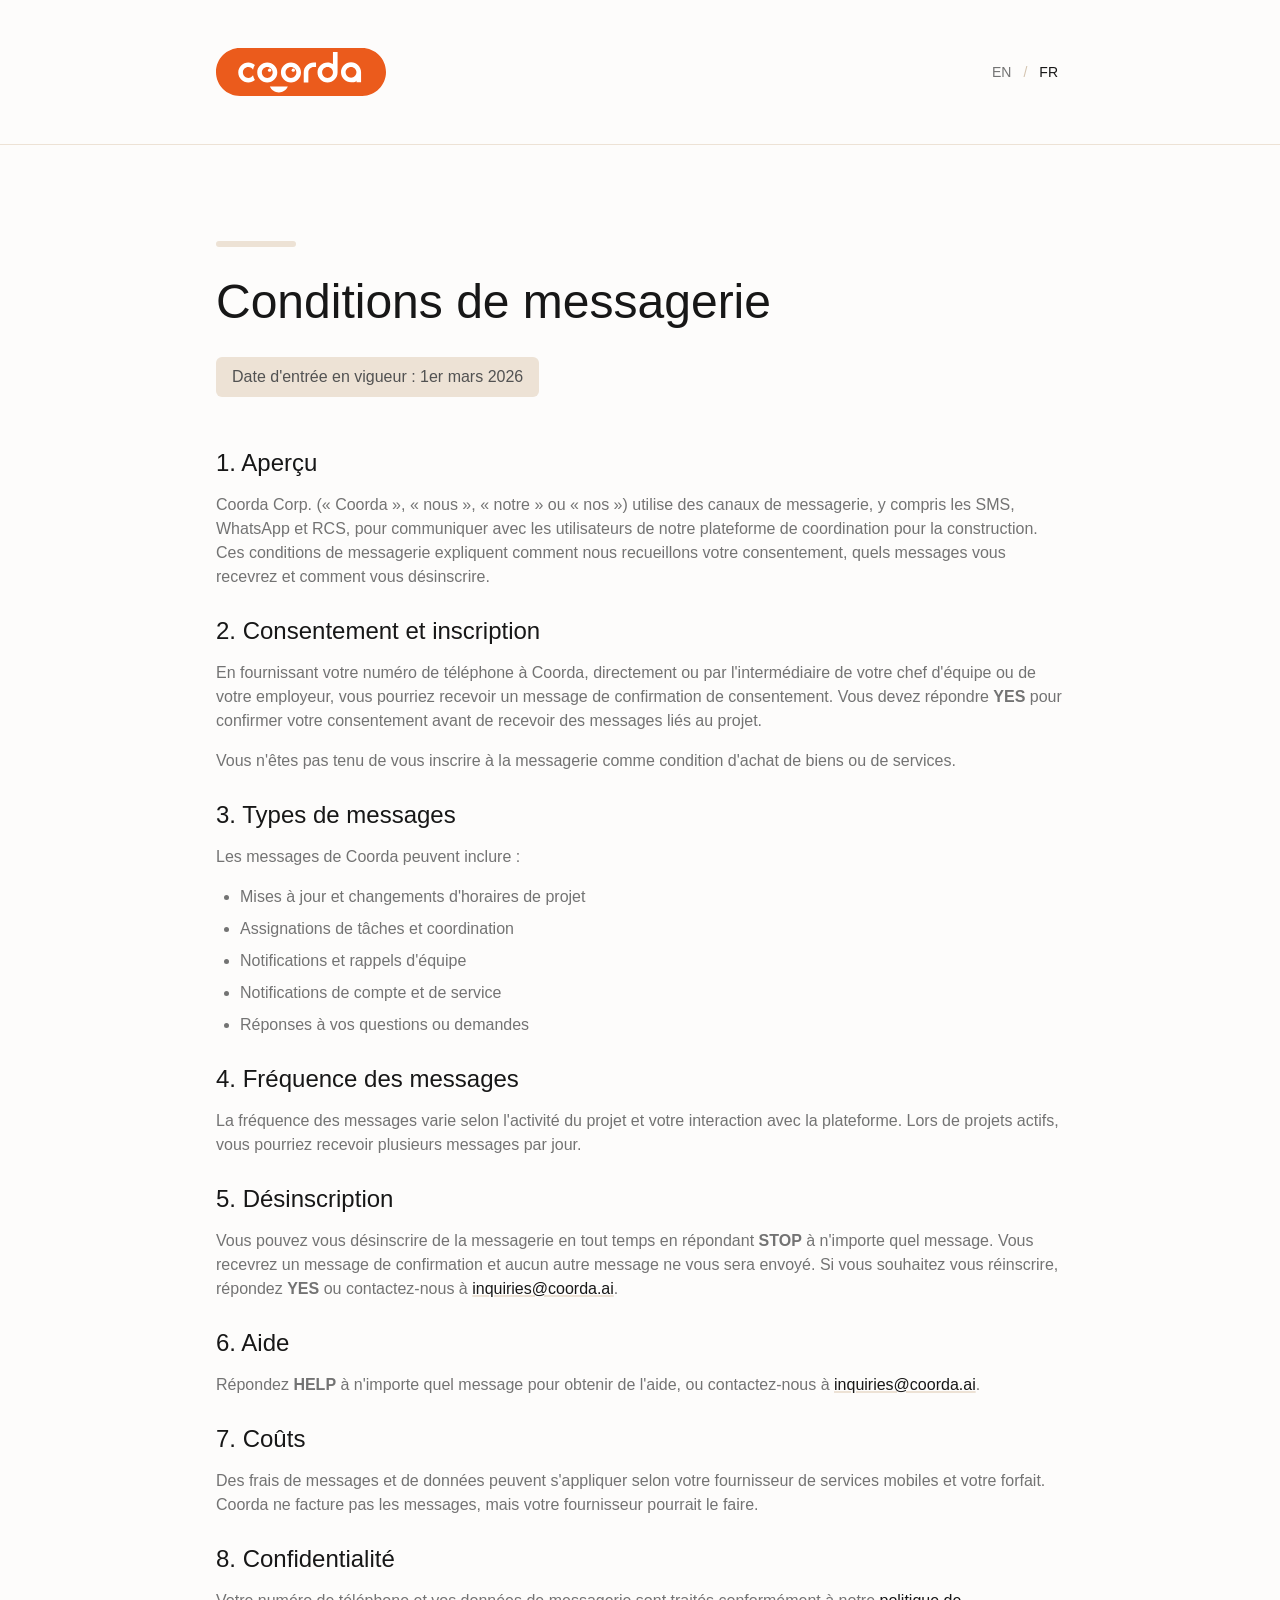
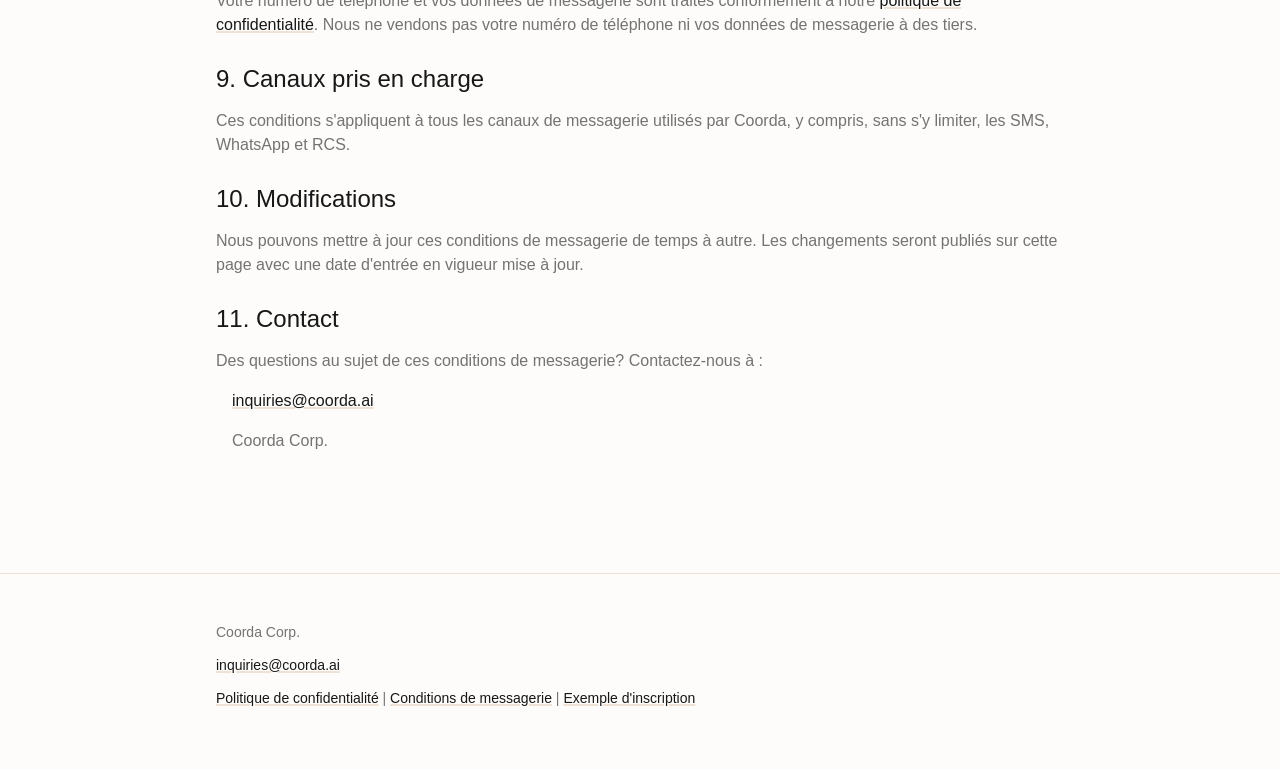
<file: fr/messaging-terms/index.html>
<!DOCTYPE html>
<html lang="fr">
<head>
    <meta charset="UTF-8">
    <meta name="viewport" content="width=device-width, initial-scale=1.0">
    <title>Coorda - Conditions de messagerie</title>
    <meta name="description" content="Conditions de messagerie de Coorda Corp.">
    <link rel="icon" type="image/png" sizes="32x32" href="/assets/images/favicon.svg">
    <link rel="icon" type="image/png" sizes="16x16" href="/assets/images/favicon.svg">
    <meta property="og:url" content="https://coorda.ai">
    <meta property="og:type" content="website">
    <meta property="og:title" content="Coorda - Conditions de messagerie">
    <meta property="og:description" content="Conditions de messagerie de Coorda Corp.">
    <meta property="og:image" content="https://coorda.ai/assets/images/og-preview.png">
    <link rel="stylesheet" href="/assets/css/styles.css?v=2">
</head>
<body>
    <div class="container">
        <header class="header">
            <div class="content-wrapper">
                <div class="header-inner">
                    <a href="/fr/">
                        <img src="/assets/images/logo.svg" alt="Coorda" class="logo">
                    </a>
                    
                    <nav class="lang-toggle" aria-label="Language">
                        <a href="/messaging-terms/" class="lang-option " data-lang="en">EN</a>
                        <span class="lang-divider">/</span>
                        <a href="/fr/messaging-terms/" class="lang-option lang-active" data-lang="fr">FR</a>
                    </nav>
                    
                </div>
            </div>
        </header>

        <main class="main">
            
<div class="content-wrapper privacy-content">
    <div class="accent-bar"></div>

    <h1>Conditions de messagerie</h1>

    <div class="status-badge">
        <p>Date d'entrée en vigueur : 1er mars 2026</p>
    </div>

    <div class="policy-sections">
        <section>
            <h2>1. Aperçu</h2>
            <p>
                Coorda Corp. (« Coorda », « nous », « notre » ou « nos ») utilise des canaux de messagerie,
                y compris les SMS, WhatsApp et RCS, pour communiquer avec les utilisateurs de notre
                plateforme de coordination pour la construction. Ces conditions de messagerie expliquent
                comment nous recueillons votre consentement, quels messages vous recevrez et comment vous
                désinscrire.
            </p>
        </section>

        <section>
            <h2>2. Consentement et inscription</h2>
            <p>
                En fournissant votre numéro de téléphone à Coorda, directement ou par l'intermédiaire de
                votre chef d'équipe ou de votre employeur, vous pourriez recevoir un message de confirmation
                de consentement. Vous devez répondre <strong>YES</strong> pour confirmer votre consentement
                avant de recevoir des messages liés au projet.
            </p>
            <p>
                Vous n'êtes pas tenu de vous inscrire à la messagerie comme condition d'achat de biens ou
                de services.
            </p>
        </section>

        <section>
            <h2>3. Types de messages</h2>
            <p>Les messages de Coorda peuvent inclure :</p>
            <ul>
                <li>Mises à jour et changements d'horaires de projet</li>
                <li>Assignations de tâches et coordination</li>
                <li>Notifications et rappels d'équipe</li>
                <li>Notifications de compte et de service</li>
                <li>Réponses à vos questions ou demandes</li>
            </ul>
        </section>

        <section>
            <h2>4. Fréquence des messages</h2>
            <p>
                La fréquence des messages varie selon l'activité du projet et votre interaction avec la
                plateforme. Lors de projets actifs, vous pourriez recevoir plusieurs messages par jour.
            </p>
        </section>

        <section>
            <h2>5. Désinscription</h2>
            <p>
                Vous pouvez vous désinscrire de la messagerie en tout temps en répondant <strong>STOP</strong>
                à n'importe quel message. Vous recevrez un message de confirmation et aucun autre message ne
                vous sera envoyé. Si vous souhaitez vous réinscrire, répondez <strong>YES</strong> ou
                contactez-nous à <a href="mailto:inquiries@coorda.ai" class="link">inquiries@coorda.ai</a>.
            </p>
        </section>

        <section>
            <h2>6. Aide</h2>
            <p>
                Répondez <strong>HELP</strong> à n'importe quel message pour obtenir de l'aide, ou contactez-nous
                à <a href="mailto:inquiries@coorda.ai" class="link">inquiries@coorda.ai</a>.
            </p>
        </section>

        <section>
            <h2>7. Coûts</h2>
            <p>
                Des frais de messages et de données peuvent s'appliquer selon votre fournisseur de services
                mobiles et votre forfait. Coorda ne facture pas les messages, mais votre fournisseur pourrait
                le faire.
            </p>
        </section>

        <section>
            <h2>8. Confidentialité</h2>
            <p>
                Votre numéro de téléphone et vos données de messagerie sont traités conformément à notre
                <a href="/fr/privacy/" class="link">politique de confidentialité</a>. Nous ne vendons pas votre
                numéro de téléphone ni vos données de messagerie à des tiers.
            </p>
        </section>

        <section>
            <h2>9. Canaux pris en charge</h2>
            <p>
                Ces conditions s'appliquent à tous les canaux de messagerie utilisés par Coorda, y compris,
                sans s'y limiter, les SMS, WhatsApp et RCS.
            </p>
        </section>

        <section>
            <h2>10. Modifications</h2>
            <p>
                Nous pouvons mettre à jour ces conditions de messagerie de temps à autre. Les changements
                seront publiés sur cette page avec une date d'entrée en vigueur mise à jour.
            </p>
        </section>

        <section>
            <h2>11. Contact</h2>
            <p>Des questions au sujet de ces conditions de messagerie? Contactez-nous à :</p>
            <div class="contact-info">
                <p><a href="mailto:inquiries@coorda.ai" class="link">inquiries@coorda.ai</a></p>
                <p>Coorda Corp.</p>
            </div>
        </section>
    </div>
</div>

        </main>

        <footer class="footer">
            <div class="content-wrapper">
                <div class="footer-content">
                    <p>Coorda Corp.</p>
                    <p>
                        <!-- Address -->
                    </p>
                    <p>
                        <a href="mailto:inquiries@coorda.ai" class="link">inquiries@coorda.ai</a>
                    </p>
                    <p>
                        <a href="/fr/privacy/" class="link">Politique de confidentialité</a> | <a href="/fr/messaging-terms/" class="link">Conditions de messagerie</a> | <a href="/fr/opt-in/" class="link">Exemple d'inscription</a>
                    </p>
                </div>
            </div>
        </footer>
    </div>
    <script src="/assets/js/main.js?v=2"></script>
</body>
</html>
</file>
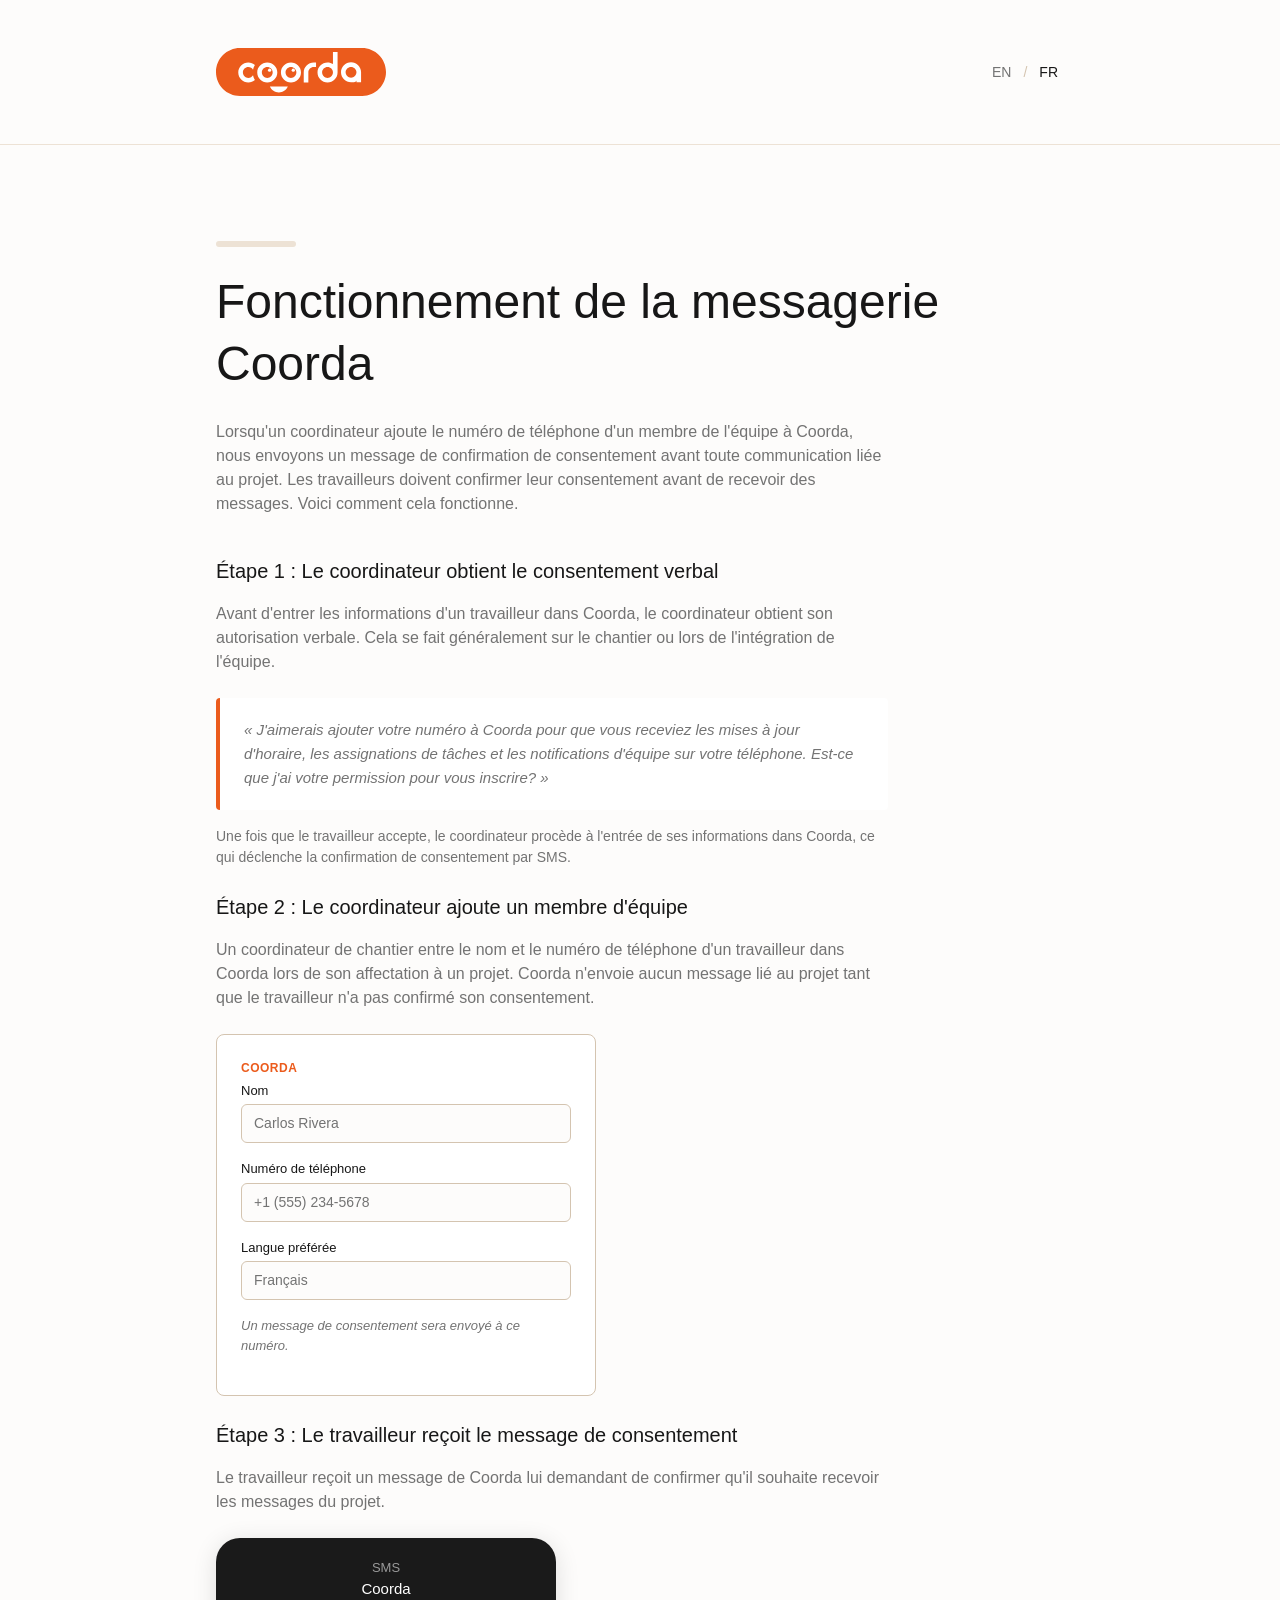
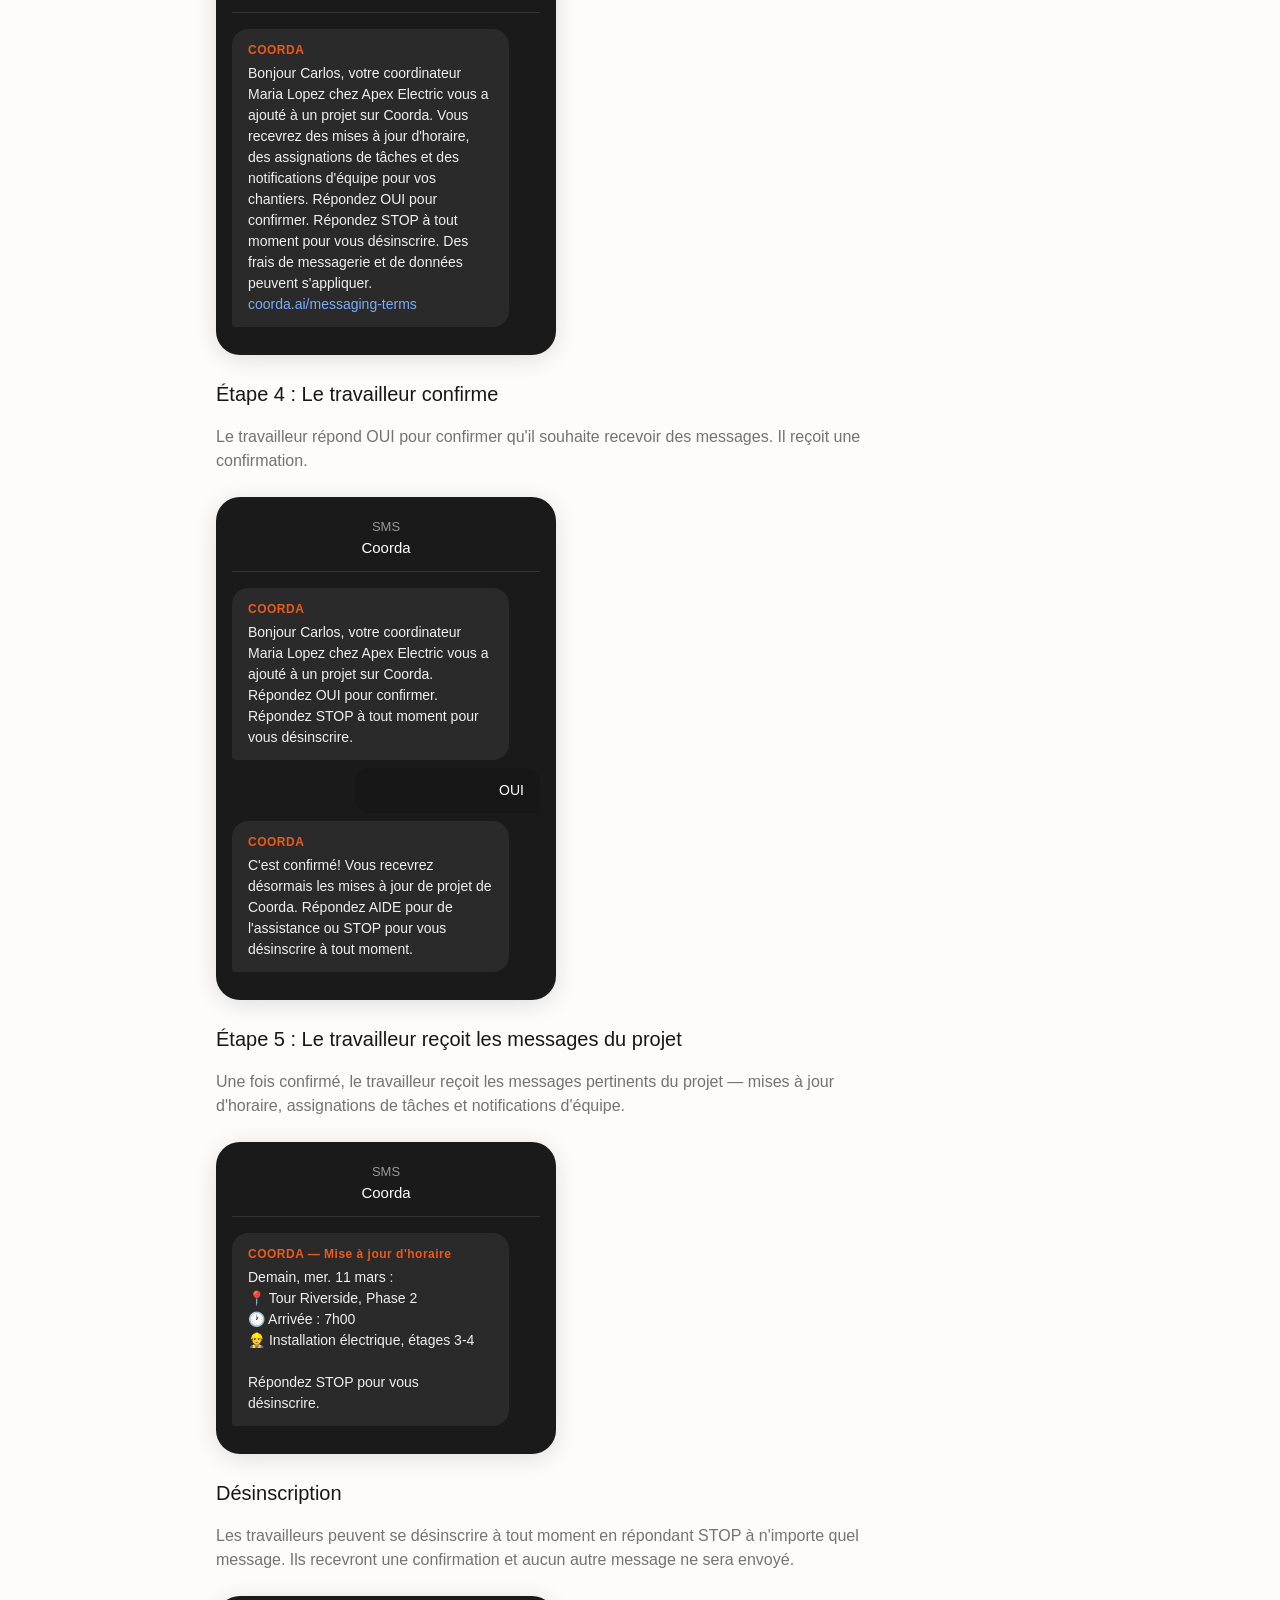
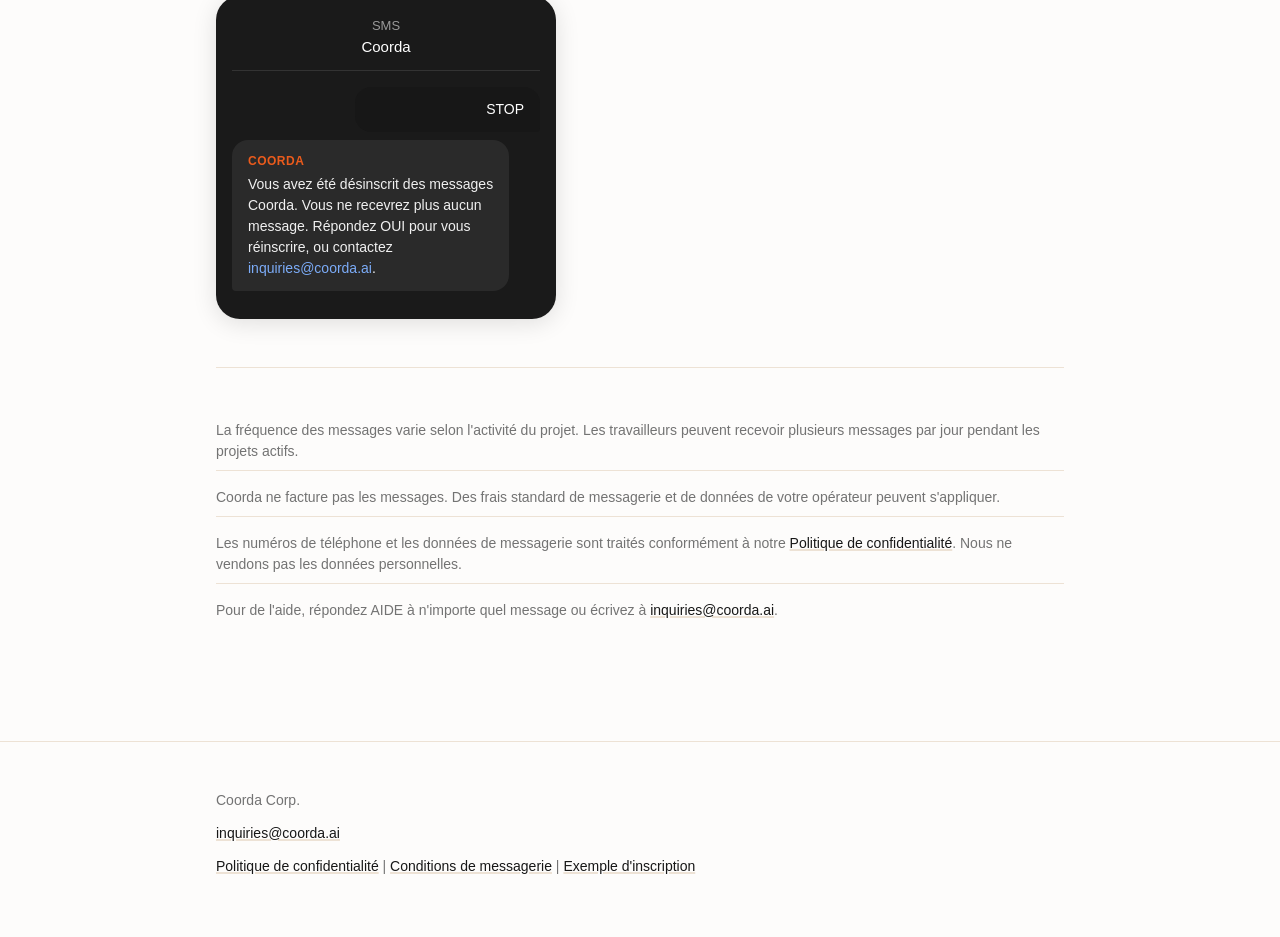
<file: fr/opt-in/index.html>
<!DOCTYPE html>
<html lang="fr">
<head>
    <meta charset="UTF-8">
    <meta name="viewport" content="width=device-width, initial-scale=1.0">
    <title>Coorda - Fonctionnement de la messagerie Coorda</title>
    <meta name="description" content="Découvrez le processus de consentement à la messagerie Coorda. Voyez étape par étape le flux de consentement pour les communications d&#39;équipes de construction.">
    <link rel="icon" type="image/png" sizes="32x32" href="/assets/images/favicon.svg">
    <link rel="icon" type="image/png" sizes="16x16" href="/assets/images/favicon.svg">
    <meta property="og:url" content="https://coorda.ai">
    <meta property="og:type" content="website">
    <meta property="og:title" content="Coorda - Fonctionnement de la messagerie Coorda">
    <meta property="og:description" content="Découvrez le processus de consentement à la messagerie Coorda. Voyez étape par étape le flux de consentement pour les communications d&#39;équipes de construction.">
    <meta property="og:image" content="https://coorda.ai/assets/images/og-preview.png">
    <link rel="stylesheet" href="/assets/css/styles.css?v=2">
</head>
<body>
    <div class="container">
        <header class="header">
            <div class="content-wrapper">
                <div class="header-inner">
                    <a href="/fr/">
                        <img src="/assets/images/logo.svg" alt="Coorda" class="logo">
                    </a>
                    
                    <nav class="lang-toggle" aria-label="Language">
                        <a href="/opt-in/" class="lang-option " data-lang="en">EN</a>
                        <span class="lang-divider">/</span>
                        <a href="/fr/opt-in/" class="lang-option lang-active" data-lang="fr">FR</a>
                    </nav>
                    
                </div>
            </div>
        </header>

        <main class="main">
            
<div class="content-wrapper optin-content">
    <div class="accent-bar"></div>

    <h1>Fonctionnement de la messagerie Coorda</h1>

    <p class="optin-intro">
        Lorsqu'un coordinateur ajoute le numéro de téléphone d'un membre de l'équipe à Coorda, nous envoyons un message de confirmation de consentement avant toute communication liée au projet. Les travailleurs doivent confirmer leur consentement avant de recevoir des messages. Voici comment cela fonctionne.
    </p>

    <div class="policy-sections">
        <section class="optin-step">
            <h2>Étape 1 : Le coordinateur obtient le consentement verbal</h2>
            <p>
                Avant d'entrer les informations d'un travailleur dans Coorda, le coordinateur obtient son autorisation verbale. Cela se fait généralement sur le chantier ou lors de l'intégration de l'équipe.
            </p>

            <div class="consent-callout">
                <p class="consent-script">« J'aimerais ajouter votre numéro à Coorda pour que vous receviez les mises à jour d'horaire, les assignations de tâches et les notifications d'équipe sur votre téléphone. Est-ce que j'ai votre permission pour vous inscrire? »</p>
            </div>

            <p class="consent-note">Une fois que le travailleur accepte, le coordinateur procède à l'entrée de ses informations dans Coorda, ce qui déclenche la confirmation de consentement par SMS.</p>
        </section>

        <section class="optin-step">
            <h2>Étape 2 : Le coordinateur ajoute un membre d'équipe</h2>
            <p>
                Un coordinateur de chantier entre le nom et le numéro de téléphone d'un travailleur dans Coorda lors de son affectation à un projet. Coorda n'envoie aucun message lié au projet tant que le travailleur n'a pas confirmé son consentement.
            </p>

            <div class="form-mockup">
                <div class="sms-brand">COORDA</div>
                <div class="form-mockup-row">
                    <label>Nom</label>
                    <div class="mock-input">Carlos Rivera</div>
                </div>
                <div class="form-mockup-row">
                    <label>Numéro de téléphone</label>
                    <div class="mock-input">+1 (555) 234-5678</div>
                </div>
                <div class="form-mockup-row">
                    <label>Langue préférée</label>
                    <div class="mock-input">Français</div>
                </div>
                <p class="form-mockup-note">Un message de consentement sera envoyé à ce numéro.</p>
            </div>
        </section>

        <section class="optin-step">
            <h2>Étape 3 : Le travailleur reçoit le message de consentement</h2>
            <p>
                Le travailleur reçoit un message de Coorda lui demandant de confirmer qu'il souhaite recevoir les messages du projet.
            </p>

            <div class="phone-mockup">
                <div class="phone-header">
                    <div class="phone-header-label">SMS</div>
                    <div class="phone-header-name">Coorda</div>
                </div>
                <div class="sms-bubble">
                    <div class="sms-brand">COORDA</div>
                    Bonjour Carlos, votre coordinateur Maria Lopez chez Apex Electric vous a ajouté à un projet sur Coorda. Vous recevrez des mises à jour d'horaire, des assignations de tâches et des notifications d'équipe pour vos chantiers. Répondez OUI pour confirmer. Répondez STOP à tout moment pour vous désinscrire. Des frais de messagerie et de données peuvent s'appliquer. <a href="/fr/messaging-terms/">coorda.ai/messaging-terms</a>
                </div>
            </div>
        </section>

        <section class="optin-step">
            <h2>Étape 4 : Le travailleur confirme</h2>
            <p>
                Le travailleur répond OUI pour confirmer qu'il souhaite recevoir des messages. Il reçoit une confirmation.
            </p>

            <div class="phone-mockup">
                <div class="phone-header">
                    <div class="phone-header-label">SMS</div>
                    <div class="phone-header-name">Coorda</div>
                </div>
                <div class="sms-bubble">
                    <div class="sms-brand">COORDA</div>
                    Bonjour Carlos, votre coordinateur Maria Lopez chez Apex Electric vous a ajouté à un projet sur Coorda. Répondez OUI pour confirmer. Répondez STOP à tout moment pour vous désinscrire.
                </div>
                <div class="sms-bubble sms-bubble-sent">OUI</div>
                <div class="sms-bubble">
                    <div class="sms-brand">COORDA</div>
                    C'est confirmé! Vous recevrez désormais les mises à jour de projet de Coorda. Répondez AIDE pour de l'assistance ou STOP pour vous désinscrire à tout moment.
                </div>
            </div>
        </section>

        <section class="optin-step">
            <h2>Étape 5 : Le travailleur reçoit les messages du projet</h2>
            <p>
                Une fois confirmé, le travailleur reçoit les messages pertinents du projet — mises à jour d'horaire, assignations de tâches et notifications d'équipe.
            </p>

            <div class="phone-mockup">
                <div class="phone-header">
                    <div class="phone-header-label">SMS</div>
                    <div class="phone-header-name">Coorda</div>
                </div>
                <div class="sms-bubble">
                    <div class="sms-brand">COORDA — Mise à jour d'horaire</div>
                    Demain, mer. 11 mars :<br>
                    📍 Tour Riverside, Phase 2<br>
                    🕐 Arrivée : 7h00<br>
                    👷 Installation électrique, étages 3-4<br><br>
                    Répondez STOP pour vous désinscrire.
                </div>
            </div>
        </section>

        <section class="optin-step">
            <h2>Désinscription</h2>
            <p>
                Les travailleurs peuvent se désinscrire à tout moment en répondant STOP à n'importe quel message. Ils recevront une confirmation et aucun autre message ne sera envoyé.
            </p>

            <div class="phone-mockup">
                <div class="phone-header">
                    <div class="phone-header-label">SMS</div>
                    <div class="phone-header-name">Coorda</div>
                </div>
                <div class="sms-bubble sms-bubble-sent">STOP</div>
                <div class="sms-bubble">
                    <div class="sms-brand">COORDA</div>
                    Vous avez été désinscrit des messages Coorda. Vous ne recevrez plus aucun message. Répondez OUI pour vous réinscrire, ou contactez <a href="mailto:inquiries@coorda.ai">inquiries@coorda.ai</a>.
                </div>
            </div>
        </section>

        <div class="optin-info">
            <ul>
                <li>La fréquence des messages varie selon l'activité du projet. Les travailleurs peuvent recevoir plusieurs messages par jour pendant les projets actifs.</li>
                <li>Coorda ne facture pas les messages. Des frais standard de messagerie et de données de votre opérateur peuvent s'appliquer.</li>
                <li>Les numéros de téléphone et les données de messagerie sont traités conformément à notre <a href="/fr/privacy/" class="link">Politique de confidentialité</a>. Nous ne vendons pas les données personnelles.</li>
                <li>Pour de l'aide, répondez AIDE à n'importe quel message ou écrivez à <a href="mailto:inquiries@coorda.ai" class="link">inquiries@coorda.ai</a>.</li>
            </ul>
        </div>
    </div>
</div>

        </main>

        <footer class="footer">
            <div class="content-wrapper">
                <div class="footer-content">
                    <p>Coorda Corp.</p>
                    <p>
                        <!-- Address -->
                    </p>
                    <p>
                        <a href="mailto:inquiries@coorda.ai" class="link">inquiries@coorda.ai</a>
                    </p>
                    <p>
                        <a href="/fr/privacy/" class="link">Politique de confidentialité</a> | <a href="/fr/messaging-terms/" class="link">Conditions de messagerie</a> | <a href="/fr/opt-in/" class="link">Exemple d'inscription</a>
                    </p>
                </div>
            </div>
        </footer>
    </div>
    <script src="/assets/js/main.js?v=2"></script>
</body>
</html>
</file>
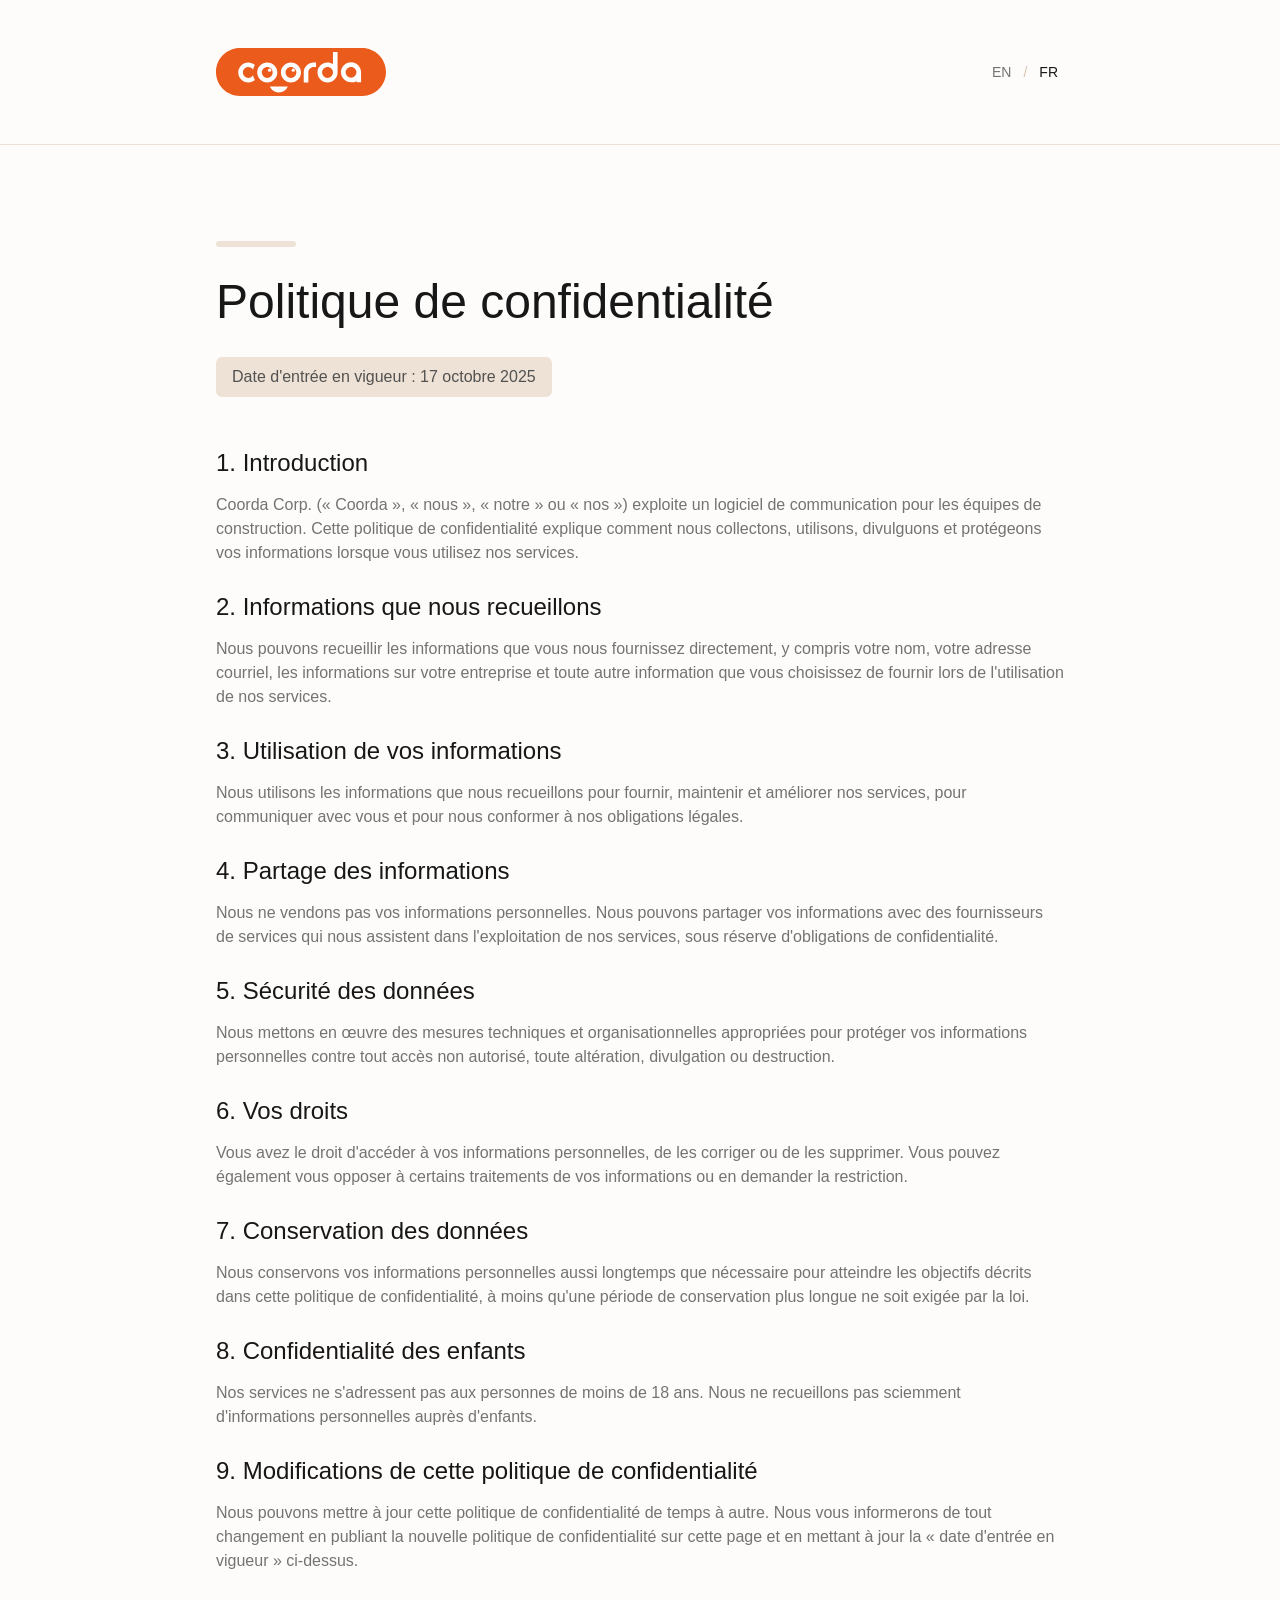
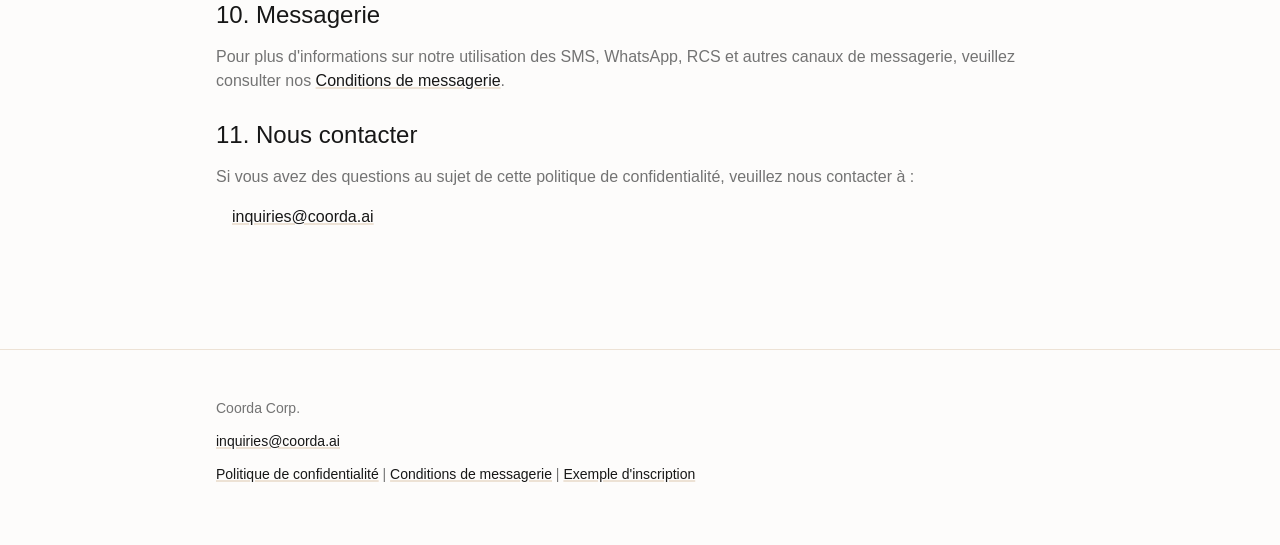
<file: fr/privacy/index.html>
<!DOCTYPE html>
<html lang="fr">
<head>
    <meta charset="UTF-8">
    <meta name="viewport" content="width=device-width, initial-scale=1.0">
    <title>Coorda - Politique de confidentialité</title>
    <meta name="description" content="Politique de confidentialité de Coorda Corp.">
    <link rel="icon" type="image/png" sizes="32x32" href="/assets/images/favicon.svg">
    <link rel="icon" type="image/png" sizes="16x16" href="/assets/images/favicon.svg">
    <meta property="og:url" content="https://coorda.ai">
    <meta property="og:type" content="website">
    <meta property="og:title" content="Coorda - Politique de confidentialité">
    <meta property="og:description" content="Politique de confidentialité de Coorda Corp.">
    <meta property="og:image" content="https://coorda.ai/assets/images/og-preview.png">
    <link rel="stylesheet" href="/assets/css/styles.css?v=2">
</head>
<body>
    <div class="container">
        <header class="header">
            <div class="content-wrapper">
                <div class="header-inner">
                    <a href="/fr/">
                        <img src="/assets/images/logo.svg" alt="Coorda" class="logo">
                    </a>
                    
                    <nav class="lang-toggle" aria-label="Language">
                        <a href="/privacy/" class="lang-option " data-lang="en">EN</a>
                        <span class="lang-divider">/</span>
                        <a href="/fr/privacy/" class="lang-option lang-active" data-lang="fr">FR</a>
                    </nav>
                    
                </div>
            </div>
        </header>

        <main class="main">
            
<div class="content-wrapper privacy-content">
    <div class="accent-bar"></div>

    <h1>Politique de confidentialité</h1>

    <div class="status-badge">
        <p>Date d'entrée en vigueur : 17 octobre 2025</p>
    </div>

    <div class="policy-sections">
        <section>
            <h2>1. Introduction</h2>
            <p>
                Coorda Corp. (« Coorda », « nous », « notre » ou « nos ») exploite un logiciel de
                communication pour les équipes de construction. Cette politique de confidentialité
                explique comment nous collectons, utilisons, divulguons et protégeons vos informations
                lorsque vous utilisez nos services.
            </p>
        </section>

        <section>
            <h2>2. Informations que nous recueillons</h2>
            <p>
                Nous pouvons recueillir les informations que vous nous fournissez directement, y compris
                votre nom, votre adresse courriel, les informations sur votre entreprise et toute autre
                information que vous choisissez de fournir lors de l'utilisation de nos services.
            </p>
        </section>

        <section>
            <h2>3. Utilisation de vos informations</h2>
            <p>
                Nous utilisons les informations que nous recueillons pour fournir, maintenir et améliorer
                nos services, pour communiquer avec vous et pour nous conformer à nos obligations légales.
            </p>
        </section>

        <section>
            <h2>4. Partage des informations</h2>
            <p>
                Nous ne vendons pas vos informations personnelles. Nous pouvons partager vos informations
                avec des fournisseurs de services qui nous assistent dans l'exploitation de nos services,
                sous réserve d'obligations de confidentialité.
            </p>
        </section>

        <section>
            <h2>5. Sécurité des données</h2>
            <p>
                Nous mettons en œuvre des mesures techniques et organisationnelles appropriées pour protéger
                vos informations personnelles contre tout accès non autorisé, toute altération, divulgation
                ou destruction.
            </p>
        </section>

        <section>
            <h2>6. Vos droits</h2>
            <p>
                Vous avez le droit d'accéder à vos informations personnelles, de les corriger ou de les
                supprimer. Vous pouvez également vous opposer à certains traitements de vos informations
                ou en demander la restriction.
            </p>
        </section>

        <section>
            <h2>7. Conservation des données</h2>
            <p>
                Nous conservons vos informations personnelles aussi longtemps que nécessaire pour atteindre
                les objectifs décrits dans cette politique de confidentialité, à moins qu'une période de
                conservation plus longue ne soit exigée par la loi.
            </p>
        </section>

        <section>
            <h2>8. Confidentialité des enfants</h2>
            <p>
                Nos services ne s'adressent pas aux personnes de moins de 18 ans. Nous ne recueillons pas
                sciemment d'informations personnelles auprès d'enfants.
            </p>
        </section>

        <section>
            <h2>9. Modifications de cette politique de confidentialité</h2>
            <p>
                Nous pouvons mettre à jour cette politique de confidentialité de temps à autre. Nous vous
                informerons de tout changement en publiant la nouvelle politique de confidentialité sur
                cette page et en mettant à jour la « date d'entrée en vigueur » ci-dessus.
            </p>
        </section>

        <section>
            <h2>10. Messagerie</h2>
            <p>
                Pour plus d'informations sur notre utilisation des SMS, WhatsApp, RCS et autres canaux de
                messagerie, veuillez consulter nos <a href="/fr/messaging-terms/" class="link">Conditions de messagerie</a>.
            </p>
        </section>

        <section>
            <h2>11. Nous contacter</h2>
            <p>Si vous avez des questions au sujet de cette politique de confidentialité, veuillez nous contacter à :</p>
            <div class="contact-info">
                <!-- Address -->
                <p><a href="mailto:inquiries@coorda.ai" class="link">inquiries@coorda.ai</a></p>
            </div>
        </section>
    </div>
</div>

        </main>

        <footer class="footer">
            <div class="content-wrapper">
                <div class="footer-content">
                    <p>Coorda Corp.</p>
                    <p>
                        <!-- Address -->
                    </p>
                    <p>
                        <a href="mailto:inquiries@coorda.ai" class="link">inquiries@coorda.ai</a>
                    </p>
                    <p>
                        <a href="/fr/privacy/" class="link">Politique de confidentialité</a> | <a href="/fr/messaging-terms/" class="link">Conditions de messagerie</a> | <a href="/fr/opt-in/" class="link">Exemple d'inscription</a>
                    </p>
                </div>
            </div>
        </footer>
    </div>
    <script src="/assets/js/main.js?v=2"></script>
</body>
</html>
</file>
<file: assets/css/styles.css>
/* CSS Variables */
:root {
    --coorda-orange: #EDE2D5;
    --coorda-orange-dark: #D4C4B0;
    --bg-color: #FDFCFB;
    --text-dark: #171717;
    --text-gray: #525252;
    --text-light: #737373;
}

/* Reset and Base Styles */
* {
    margin: 0;
    padding: 0;
    box-sizing: border-box;
}

body {
    font-family: -apple-system, BlinkMacSystemFont, 'Segoe UI', 'Roboto', 'Oxygen', 'Ubuntu', 'Cantarell', sans-serif;
    font-size: 16px;
    line-height: 1.5;
    color: var(--text-gray);
    background-color: var(--bg-color);
}

/* Container */
.container {
    min-height: 100vh;
    display: flex;
    flex-direction: column;
}

/* Content Wrapper */
.content-wrapper {
    max-width: 896px;
    margin: 0 auto;
    padding: 0 24px;
    width: 100%;
}

/* Header */
.header {
    width: 100%;
    padding: 32px 24px;
    border-bottom: 1px solid var(--coorda-orange);
}

.logo {
    height: 40px;
    display: block;
}

.header a {
    transition: opacity 0.2s;
}

.header a:hover {
    opacity: 0.7;
}

/* Main Content */
.main {
    flex: 1;
    padding: 0 24px;
}

.hero {
    padding-top: 64px;
    padding-bottom: 96px;
    max-width: 672px;
}

.privacy-content {
    padding-top: 64px;
    padding-bottom: 96px;
}

/* Accent Bar */
.accent-bar {
    width: 80px;
    height: 6px;
    background-color: var(--coorda-orange);
    border-radius: 9999px;
    margin-bottom: 24px;
}

/* Typography */
h1 {
    font-size: 36px;
    font-weight: 500;
    color: var(--text-dark);
    margin-bottom: 24px;
    line-height: 1.3;
}

h2 {
    font-size: 20px;
    font-weight: 500;
    color: var(--text-dark);
    margin-bottom: 12px;
}

p {
    margin-bottom: 16px;
}

/* Lists */
ul, ol {
    margin-bottom: 16px;
    padding-left: 24px;
}

ul li, ol li {
    margin-bottom: 8px;
    color: var(--text-light);
}

.policy-sections ul, .policy-sections ol {
    margin-top: 12px;
}

/* Status Badge */
.status-badge {
    display: inline-block;
    background-color: var(--coorda-orange);
    padding: 8px 16px;
    border-radius: 6px;
    margin-bottom: 16px;
}

.status-badge p {
    color: var(--text-gray);
    margin: 0;
}

/* Description */
.description {
    padding-top: 16px;
}

.description p {
    color: var(--text-light);
}

/* Links */
.link {
    color: var(--text-dark);
    text-decoration: underline;
    text-decoration-color: var(--coorda-orange);
    text-decoration-thickness: 2px;
    transition: opacity 0.2s;
}

.link:hover {
    opacity: 0.7;
}

/* Footer */
.footer {
    width: 100%;
    padding: 48px 24px;
    border-top: 1px solid var(--coorda-orange);
}

.footer-content {
    color: var(--text-light);
    font-size: 14px;
}

.footer-content p {
    margin-bottom: 12px;
}

/* Privacy Policy Sections */
.policy-sections {
    margin-top: 32px;
}

.policy-sections section {
    margin-bottom: 24px;
}

.policy-sections p {
    color: var(--text-light);
}

.contact-info {
    padding-left: 16px;
    margin-top: 12px;
}

/* Header Inner (logo + language toggle) */
.header-inner {
    display: flex;
    align-items: center;
    justify-content: space-between;
}

/* Language Toggle */
.lang-toggle {
    display: flex;
    align-items: center;
    gap: 6px;
    font-size: 14px;
}

.lang-option {
    color: var(--text-light);
    text-decoration: none;
    padding: 4px 6px;
    border-radius: 4px;
    transition: color 0.2s;
}

.lang-option:hover {
    color: var(--text-dark);
}

.lang-active {
    color: var(--text-dark);
    font-weight: 500;
}

.lang-divider {
    color: var(--coorda-orange-dark);
}

/* Signup Form */
.form-card {
    margin-top: 32px;
    background: #fff;
    border: 1px solid var(--coorda-orange-dark);
    border-radius: 8px;
    padding: 28px 24px;
    max-width: 420px;
}

.form-group {
    margin-bottom: 16px;
}

.form-group label {
    display: block;
    font-size: 14px;
    font-weight: 500;
    color: var(--text-dark);
    margin-bottom: 6px;
}

.label-optional {
    font-weight: 400;
    color: var(--text-light);
}

.form-group input {
    width: 100%;
    padding: 10px 14px;
    font-size: 16px;
    font-family: inherit;
    color: var(--text-dark);
    background-color: #fff;
    border: 1px solid var(--coorda-orange-dark);
    border-radius: 6px;
    outline: none;
    transition: border-color 0.2s;
}

.form-group input::placeholder {
    color: var(--text-light);
}

.form-group input:focus {
    border-color: var(--text-gray);
}

.form-group input.input-error {
    border-color: #991b1b;
}

.btn-submit {
    display: inline-block;
    padding: 12px 28px;
    font-size: 16px;
    font-family: inherit;
    font-weight: 500;
    color: #fff;
    background-color: var(--text-dark);
    border: none;
    border-radius: 6px;
    cursor: pointer;
    transition: opacity 0.2s;
    margin-top: 8px;
}

.btn-submit:hover {
    opacity: 0.85;
}

.btn-submit:disabled {
    opacity: 0.5;
    cursor: not-allowed;
}

/* Form Messages */
.form-message {
    margin-top: 16px;
    padding: 12px 16px;
    border-radius: 6px;
    font-size: 14px;
}

.form-success {
    background-color: var(--coorda-orange);
    color: var(--text-dark);
}

.form-error {
    background-color: #fef2f2;
    color: #991b1b;
}

/* Info Sections (homepage) */
.info-section {
    padding: 48px 0;
    border-top: 1px solid var(--coorda-orange);
    max-width: 672px;
}

.info-section h2 {
    font-size: 24px;
    margin-bottom: 16px;
}

.info-section h3 {
    font-size: 18px;
    font-weight: 500;
    color: var(--text-dark);
    margin-bottom: 8px;
}

.info-section p {
    color: var(--text-light);
}

/* Steps Grid */
.steps-grid {
    display: flex;
    flex-direction: column;
    gap: 28px;
    margin-top: 8px;
}

.step-card {
    padding: 0;
}

.step-number {
    display: inline-flex;
    align-items: center;
    justify-content: center;
    width: 32px;
    height: 32px;
    background-color: var(--coorda-orange);
    color: var(--text-dark);
    font-weight: 600;
    font-size: 14px;
    border-radius: 50%;
    margin-bottom: 12px;
}

/* CTA Section */
.cta-section {
    text-align: center;
    max-width: 100%;
}

.cta-button {
    display: inline-block;
    text-decoration: none;
    margin-top: 8px;
}

/* Opt-In Page */
.optin-content {
    padding-top: 64px;
    padding-bottom: 96px;
}

.optin-intro {
    color: var(--text-light);
    margin-bottom: 40px;
    max-width: 672px;
}

.optin-step {
    margin-bottom: 48px;
}

.optin-step h2 {
    font-size: 20px;
    margin-bottom: 16px;
}

.optin-step p {
    color: var(--text-light);
    max-width: 672px;
}

/* Phone Mockup */
.phone-mockup {
    background: #1a1a1a;
    border-radius: 24px;
    padding: 20px 16px;
    max-width: 340px;
    margin: 24px 0;
    box-shadow: 0 4px 24px rgba(0, 0, 0, 0.12);
}

.phone-header {
    text-align: center;
    padding-bottom: 12px;
    border-bottom: 1px solid #333;
    margin-bottom: 16px;
}

.phone-header-label {
    color: #999;
    font-size: 13px;
}

.phone-header-name {
    color: #fff;
    font-size: 15px;
    font-weight: 500;
}

.sms-bubble {
    background: #2a2a2a;
    color: #f0f0f0;
    padding: 12px 16px;
    border-radius: 16px;
    border-bottom-left-radius: 4px;
    font-size: 14px;
    line-height: 1.5;
    margin-bottom: 8px;
    max-width: 90%;
}

.sms-bubble-sent {
    background: var(--text-dark);
    color: #fff;
    border-bottom-left-radius: 16px;
    border-bottom-right-radius: 4px;
    margin-left: auto;
    max-width: 60%;
    text-align: right;
}

.sms-bubble a {
    color: #7cacf8;
    text-decoration: none;
}

.sms-brand {
    color: #EB5B1C;
    font-weight: 600;
    font-size: 12px;
    letter-spacing: 0.5px;
    margin-bottom: 4px;
}

/* Consent Callout */
.consent-callout {
    background: #fff;
    border-left: 4px solid #EB5B1C;
    border-radius: 4px;
    padding: 20px 24px;
    margin: 24px 0 16px;
    max-width: 672px;
}

.consent-script {
    font-style: italic;
    color: var(--text-dark);
    font-size: 15px;
    line-height: 1.6;
    margin: 0;
}

.consent-note {
    color: var(--text-light);
    font-size: 14px;
    margin-top: 8px;
    max-width: 672px;
}

/* Form Mockup */
.form-mockup {
    background: #fff;
    border: 1px solid var(--coorda-orange-dark);
    border-radius: 8px;
    padding: 24px;
    max-width: 380px;
    margin: 24px 0;
}

.form-mockup-row {
    margin-bottom: 16px;
}

.form-mockup-row label {
    display: block;
    font-size: 13px;
    font-weight: 500;
    color: var(--text-dark);
    margin-bottom: 4px;
}

.form-mockup-row .mock-input {
    width: 100%;
    padding: 8px 12px;
    font-size: 14px;
    color: var(--text-light);
    background-color: var(--bg-color);
    border: 1px solid var(--coorda-orange-dark);
    border-radius: 6px;
}

.form-mockup-note {
    font-size: 13px;
    color: var(--text-light);
    font-style: italic;
    margin-top: 8px;
}

/* Opt-In Info List */
.optin-info {
    margin-top: 48px;
    padding-top: 32px;
    border-top: 1px solid var(--coorda-orange);
}

.optin-info ul {
    list-style: none;
    padding-left: 0;
}

.optin-info li {
    color: var(--text-light);
    padding: 8px 0;
    border-bottom: 1px solid var(--coorda-orange);
    font-size: 14px;
}

.optin-info li:last-child {
    border-bottom: none;
}

/* Responsive Design */
@media (min-width: 768px) {
    .header {
        padding: 48px 48px;
    }

    .logo {
        height: 48px;
    }

    .main {
        padding: 0 48px;
    }

    .hero {
        padding-top: 96px;
    }

    .privacy-content {
        padding-top: 96px;
    }

    h1 {
        font-size: 48px;
    }

    h2 {
        font-size: 24px;
    }

    .footer {
        padding: 48px 48px;
    }

    .form-card {
        padding: 32px 28px;
    }

    .steps-grid {
        flex-direction: row;
    }

    .step-card {
        flex: 1;
    }

    .optin-content {
        padding-top: 96px;
    }
}
</file>
